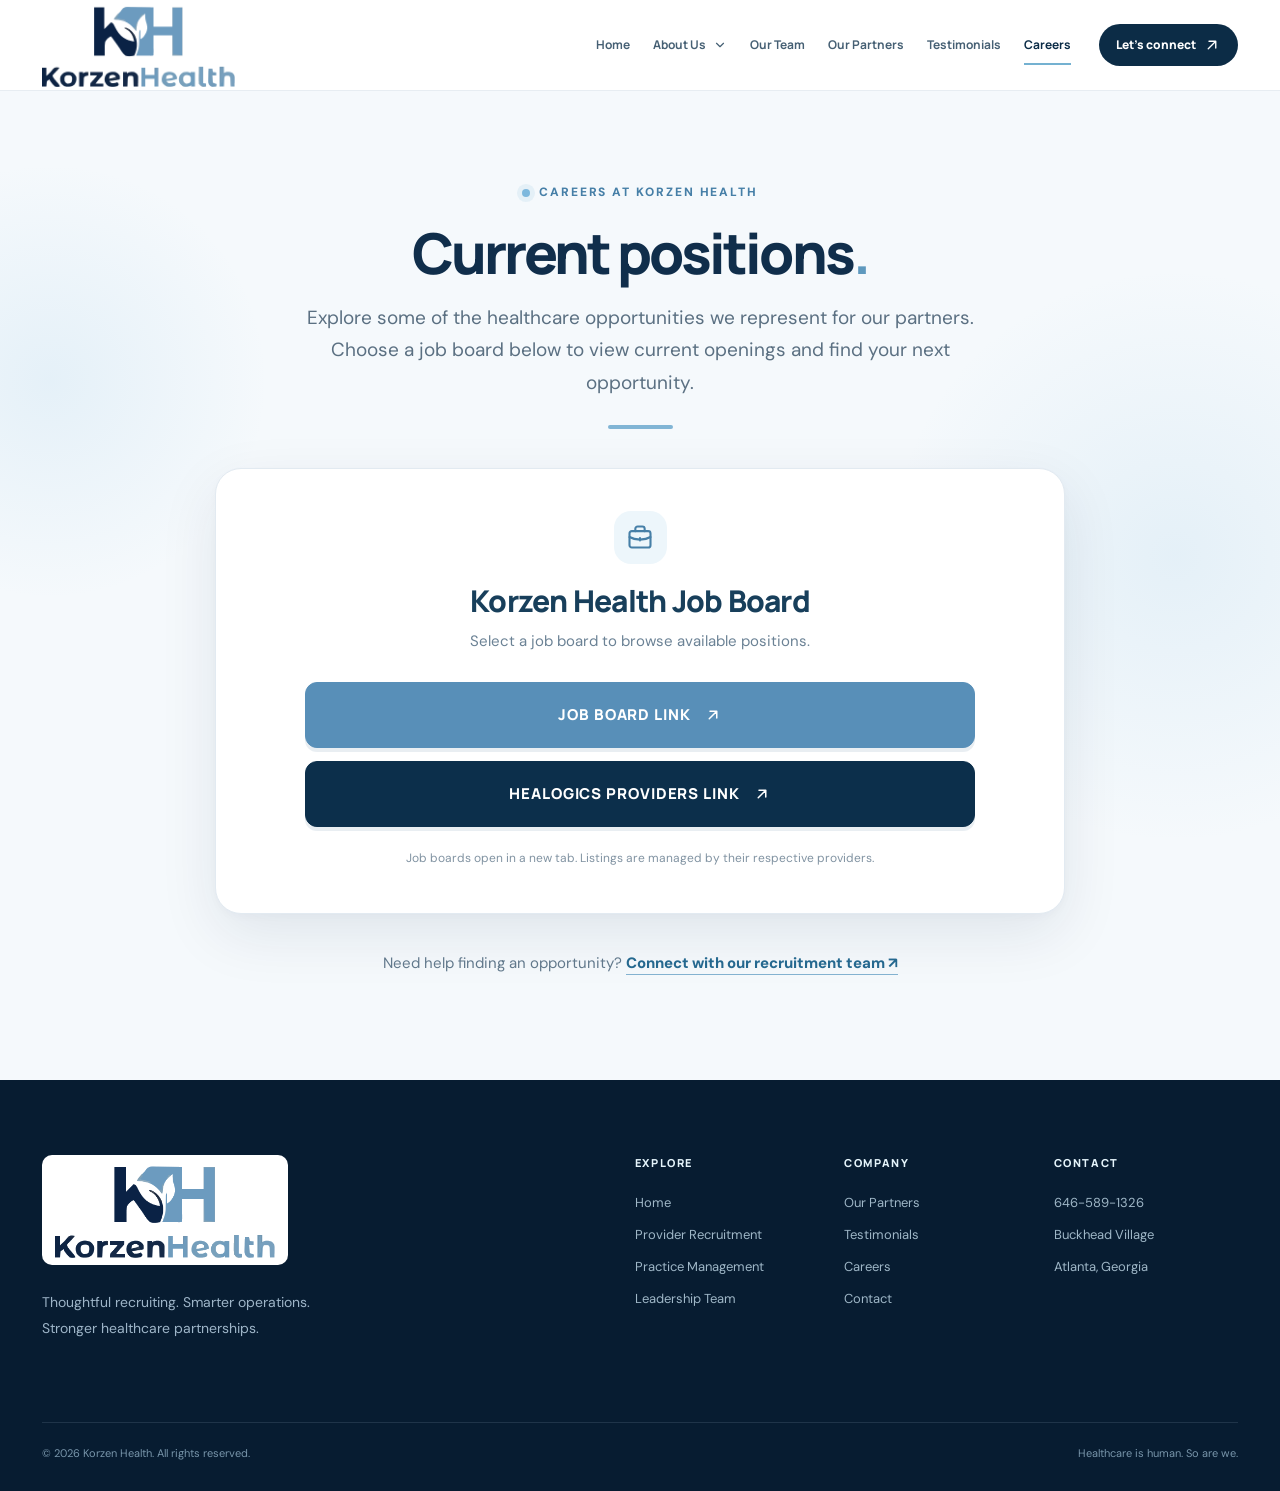
<file: careers.html>
<!doctype html><html lang="en"><head><meta charset="UTF-8"><meta name="viewport" content="width=device-width, initial-scale=1"><meta name="theme-color" content="#0b203a"><meta name="description" content="Explore current healthcare positions through Korzen Health&#39;s Indeed job board and Healogics Providers."><title>Careers | Korzen Health</title><link rel="icon" type="image/svg+xml" href="assets/favicon.svg"><link rel="preconnect" href="https://fonts.googleapis.com"><link rel="preconnect" href="https://fonts.gstatic.com" crossorigin><link href="https://fonts.googleapis.com/css2?family=DM+Sans:wght@400;500;600;700&family=Manrope:wght@400;500;600;700;800&display=swap" rel="stylesheet"><link rel="stylesheet" href="assets/styles.css">
<style id="kh-careers-page-css">
/* The Careers page is intentionally self-contained to avoid conflicts with old hero layouts. */
.kh-careers-main{background:#f5f9fc;min-height:calc(100vh - 126px);position:relative;overflow:hidden}
.kh-careers-main:before{content:"";position:absolute;left:-170px;top:70px;width:440px;height:440px;background:radial-gradient(circle,rgba(120,183,222,.13),transparent 70%);pointer-events:none}
.kh-careers-main:after{content:"";position:absolute;right:-180px;top:180px;width:570px;height:570px;background:radial-gradient(circle,rgba(134,189,222,.15),transparent 71%);pointer-events:none}
.kh-careers-intro-section{padding:88px 22px 104px;position:relative;z-index:1}
.kh-careers-container{max-width:1120px;margin:0 auto}
.kh-careers-heading{text-align:center;max-width:820px;margin:0 auto 39px}
.kh-careers-kicker{display:inline-flex;align-items:center;gap:9px;color:#467fa7;font-size:12px;letter-spacing:.16em;font-weight:800;text-transform:uppercase;margin-bottom:17px}
.kh-careers-kicker:before{content:"";width:8px;height:8px;border-radius:50%;background:#7db8dd;box-shadow:0 0 0 5px rgba(105,169,208,.12)}
.kh-careers-heading h1{font-family:Manrope,'DM Sans',sans-serif;font-size:clamp(37px,4.4vw,60px);font-weight:800;color:#102e4b;line-height:1.16;letter-spacing:-.05em;margin:0 0 17px}
.kh-careers-heading h1 span{color:#5e99be}
.kh-careers-heading p{font-size:clamp(16px,1.6vw,19px);line-height:1.7;color:#5b7082;margin:0 auto;max-width:730px}
.kh-careers-line{width:65px;height:4px;background:#81b5d5;border-radius:12px;margin:26px auto 0}
.kh-jobboard-card{background:#fff;border:1px solid #e2eaf1;border-radius:26px;padding:42px clamp(20px,5vw,68px) 45px;box-shadow:0 20px 60px rgba(10,37,64,.09),0 3px 8px rgba(10,37,64,.025);margin:0 auto;max-width:850px}
.kh-jobboard-icon{display:flex;align-items:center;justify-content:center;width:53px;height:53px;margin:0 auto 18px;border-radius:17px;background:#edf6fb;color:#467fa7}
.kh-jobboard-icon svg{width:28px;height:28px}
.kh-jobboard-card h2{font-family:Manrope,'DM Sans',sans-serif;text-align:center;color:#183f5b;font-size:clamp(23px,3vw,30px);font-weight:800;line-height:1.25;letter-spacing:-.025em;margin:0 0 10px}
.kh-jobboard-subtitle{color:#6b8295;font-size:15px;line-height:1.6;text-align:center;margin:0 0 29px}
.kh-jobboard-actions{display:flex;flex-direction:column;gap:13px;max-width:670px;margin:0 auto}
.kh-jobboard-link{display:flex;align-items:center;justify-content:center;gap:13px;width:100%;min-height:66px;background:#588fb8;color:#fff!important;border:1px solid #588fb8;border-radius:12px;padding:17px 22px;text-align:center;text-decoration:none!important;font:800 15px/1.35 Manrope,'DM Sans',sans-serif;letter-spacing:.06em;text-transform:uppercase;box-shadow:0 4px 0 rgba(39,92,132,.1);transition:background .2s ease,transform .2s ease,box-shadow .2s ease}
.kh-jobboard-link:hover,.kh-jobboard-link:focus-visible{background:#123f60;color:#fff!important;box-shadow:0 10px 22px rgba(24,79,118,.18);transform:translateY(-2px)}
.kh-jobboard-link:focus-visible{outline:3px solid #a5d5ef;outline-offset:3px}
.kh-jobboard-link svg{width:18px;height:18px;flex-shrink:0}
.kh-jobboard-link.secondary{background:#0c2f4b;border-color:#0c2f4b}
.kh-jobboard-link.secondary:hover{background:#246184}
.kh-jobboard-note{text-align:center;font-size:12px;line-height:1.6;color:#8193a2;margin:22px 0 0}
.kh-careers-contact{text-align:center;margin:37px auto 0;font-size:15px;line-height:1.65;color:#61788b}
.kh-careers-contact a{color:#25688f;font-weight:800;text-decoration:none;border-bottom:1px solid #83b2d0;padding-bottom:1px}
.kh-careers-contact a:hover{color:#0d3553}
@media(max-width:640px){.kh-careers-intro-section{padding:64px 16px 75px}.kh-careers-heading{margin-bottom:27px}.kh-jobboard-card{border-radius:20px;padding:28px 18px 30px}.kh-jobboard-link{font-size:13px;min-height:61px;letter-spacing:.035em}.kh-jobboard-subtitle{margin-bottom:23px}.kh-careers-heading h1{letter-spacing:-.035em}}
@media(prefers-reduced-motion:reduce){.kh-jobboard-link{transition:none}}
</style>
</head><body class="careers-page"><header class="site-header" id="site-header"><div class="container header-inner">
 <a class="brand" href="index.html" aria-label="Korzen Health home"><img src="assets/korzen-health-logo.png" alt="Korzen Health"></a>
 <nav class="desktop-nav" aria-label="Primary navigation">
  <a class="nav-link" href="index.html">Home</a>
  <details class="nav-dropdown"><summary class="nav-link">About Us <svg class="dropdown-chevron" viewBox="0 0 24 24" fill="none" stroke="currentColor" stroke-width="2" stroke-linecap="round" stroke-linejoin="round" aria-hidden="true"><path d="m6 9 6 6 6-6"/></svg></summary><div class="nav-dropdown-panel" role="group" aria-label="About Us pages"><div class="nav-dropdown-label">EXPLORE KORZEN HEALTH</div><a href="leadership-team.html"><span class="dropdown-item-label">Leadership Team<small>Meet the people behind Korzen Health</small></span><svg class="dropdown-arrow" viewBox="0 0 24 24" fill="none" stroke="currentColor" stroke-width="1.7" stroke-linecap="round" stroke-linejoin="round" aria-hidden="true"><path d="m9 6 6 6-6 6"/></svg></a><a href="provider-recruitment.html"><span class="dropdown-item-label">Provider Recruitment<small>Healthcare talent solutions</small></span><svg class="dropdown-arrow" viewBox="0 0 24 24" fill="none" stroke="currentColor" stroke-width="1.7" stroke-linecap="round" stroke-linejoin="round" aria-hidden="true"><path d="m9 6 6 6-6 6"/></svg></a><a href="practice-management.html"><span class="dropdown-item-label">Practice Management<small>Operations and consulting</small></span><svg class="dropdown-arrow" viewBox="0 0 24 24" fill="none" stroke="currentColor" stroke-width="1.7" stroke-linecap="round" stroke-linejoin="round" aria-hidden="true"><path d="m9 6 6 6-6 6"/></svg></a><a href="privacy-policy.html"><span class="dropdown-item-label">Privacy Policy Clause<small>Privacy information</small></span><svg class="dropdown-arrow" viewBox="0 0 24 24" fill="none" stroke="currentColor" stroke-width="1.7" stroke-linecap="round" stroke-linejoin="round" aria-hidden="true"><path d="m9 6 6 6-6 6"/></svg></a></div></details>
  <a class="nav-link" href="leadership-team.html">Our Team</a>
  <a class="nav-link" href="our-partners.html">Our Partners</a>
  <a class="nav-link" href="references.html">Testimonials</a>
  <a class="nav-link current" href="careers.html">Careers</a>
  </nav>
 <div class="header-actions"><a class="header-contact" href="contact-us.html">Let's connect <span class="icon icon-sm"><svg viewBox="0 0 24 24" fill="none" stroke="currentColor" stroke-width="1.8" stroke-linecap="round" stroke-linejoin="round" aria-hidden="true"><path d="M7 17 17 7M8 7h9v9"/></svg></span></a><button class="menu-button" id="menu-button" aria-label="Open navigation" aria-controls="mobile-menu" aria-expanded="false"><svg viewBox="0 0 24 24" fill="none" stroke="currentColor" stroke-width="1.8" stroke-linecap="round" stroke-linejoin="round" aria-hidden="true"><path d="M4 7h16M4 12h16M4 17h16"/></svg></button></div>
 </div><div class="mobile-menu" id="mobile-menu"><nav aria-label="Mobile navigation">
   <a class="nav-link" href="index.html">Home</a>
   <details class="mobile-about"><summary>About Us <svg class="dropdown-chevron" viewBox="0 0 24 24" fill="none" stroke="currentColor" stroke-width="2" stroke-linecap="round" stroke-linejoin="round" aria-hidden="true"><path d="m6 9 6 6 6-6"/></svg></summary><div class="mobile-about-links"><a href="leadership-team.html"><span>Leadership Team</span><svg class="dropdown-arrow" viewBox="0 0 24 24" fill="none" stroke="currentColor" stroke-width="1.7" stroke-linecap="round" stroke-linejoin="round" aria-hidden="true"><path d="m9 6 6 6-6 6"/></svg></a><a href="provider-recruitment.html"><span>Provider Recruitment</span><svg class="dropdown-arrow" viewBox="0 0 24 24" fill="none" stroke="currentColor" stroke-width="1.7" stroke-linecap="round" stroke-linejoin="round" aria-hidden="true"><path d="m9 6 6 6-6 6"/></svg></a><a href="practice-management.html"><span>Practice Management</span><svg class="dropdown-arrow" viewBox="0 0 24 24" fill="none" stroke="currentColor" stroke-width="1.7" stroke-linecap="round" stroke-linejoin="round" aria-hidden="true"><path d="m9 6 6 6-6 6"/></svg></a><a href="privacy-policy.html"><span>Privacy Policy Clause</span><svg class="dropdown-arrow" viewBox="0 0 24 24" fill="none" stroke="currentColor" stroke-width="1.7" stroke-linecap="round" stroke-linejoin="round" aria-hidden="true"><path d="m9 6 6 6-6 6"/></svg></a></div></details>
   <a class="nav-link" href="leadership-team.html">Our Team</a>
   <a class="nav-link" href="our-partners.html">Our Partners</a>
   <a class="nav-link" href="references.html">Testimonials</a>
   <a class="nav-link current" href="careers.html">Careers</a>
   <a href="contact-us.html" class="mobile-contact">Let's connect <svg class="dropdown-arrow" viewBox="0 0 24 24" fill="none" stroke="currentColor" stroke-width="1.7" stroke-linecap="round" stroke-linejoin="round" aria-hidden="true"><path d="m9 6 6 6-6 6"/></svg></a>
   </nav></div></header><main id="main" class="kh-careers-main">
  <section class="kh-careers-intro-section" aria-labelledby="careers-heading">
    <div class="kh-careers-container">
      <div class="kh-careers-heading">
        <div class="kh-careers-kicker">Careers at Korzen Health</div>
        <h1 id="careers-heading">Current positions<span>.</span></h1>
        <p>Explore some of the healthcare opportunities we represent for our partners. Choose a job board below to view current openings and find your next opportunity.</p>
        <div class="kh-careers-line" aria-hidden="true"></div>
      </div>
      <div class="kh-jobboard-card">
        <div class="kh-jobboard-icon" aria-hidden="true"><svg viewBox="0 0 24 24" fill="none" stroke="currentColor" stroke-width="1.8" stroke-linecap="round" stroke-linejoin="round"><rect x="3" y="7" width="18" height="14" rx="2"/><path d="M8 7V5a2 2 0 0 1 2-2h4a2 2 0 0 1 2 2v2M3 12c5 3 13 3 18 0M12 13v2"/></svg></div>
        <h2>Korzen Health Job Board</h2>
        <p class="kh-jobboard-subtitle">Select a job board to browse available positions.</p>
        <div class="kh-jobboard-actions">
          <a class="kh-jobboard-link" href="https://www.indeed.com/cmp/Korzen-Health/jobs" target="_blank" rel="noopener noreferrer" aria-label="Browse Korzen Health jobs on Indeed (opens in a new tab)">Job Board Link <svg viewBox="0 0 24 24" fill="none" stroke="currentColor" stroke-width="2" stroke-linecap="round" stroke-linejoin="round" aria-hidden="true"><path d="M7 17 17 7M8 7h9v9"/></svg></a>
          <a class="kh-jobboard-link secondary" href="https://healogics-providers.com/" target="_blank" rel="noopener noreferrer" aria-label="Visit Healogics Providers careers website (opens in a new tab)">Healogics Providers Link <svg viewBox="0 0 24 24" fill="none" stroke="currentColor" stroke-width="2" stroke-linecap="round" stroke-linejoin="round" aria-hidden="true"><path d="M7 17 17 7M8 7h9v9"/></svg></a>
        </div>
        <p class="kh-jobboard-note">Job boards open in a new tab. Listings are managed by their respective providers.</p>
      </div>
      <p class="kh-careers-contact">Need help finding an opportunity? <a href="contact-us.html">Connect with our recruitment team ↗</a></p>
    </div>
  </section>
</main><footer class="site-footer"><div class="container"><div class="footer-top"><div class="footer-brand">
 <a href="index.html" class="footer-logo" aria-label="Korzen Health home"><img src="assets/korzen-health-logo.png" alt="Korzen Health"></a>
 <p>Thoughtful recruiting. Smarter operations.<br>Stronger healthcare partnerships.</p></div>
 <div class="footer-links"><div><span class="footer-heading">Explore</span><a href="index.html">Home</a><a href="provider-recruitment.html">Provider Recruitment</a><a href="practice-management.html">Practice Management</a><a href="leadership-team.html">Leadership Team</a></div>
 <div><span class="footer-heading">Company</span><a href="our-partners.html">Our Partners</a><a href="references.html">Testimonials</a><a href="careers.html">Careers</a><a href="contact-us.html">Contact</a></div>
 <div><span class="footer-heading">Contact</span><a href="tel:6465891326">646-589-1326</a><span>Buckhead Village</span><span>Atlanta, Georgia</span></div></div></div>
 <div class="footer-bottom"><span>© 2026 Korzen Health. All rights reserved.</span><span>Healthcare is human. So are we.</span></div></div></footer><script src="assets/site.js" defer></script></body></html>
</file>
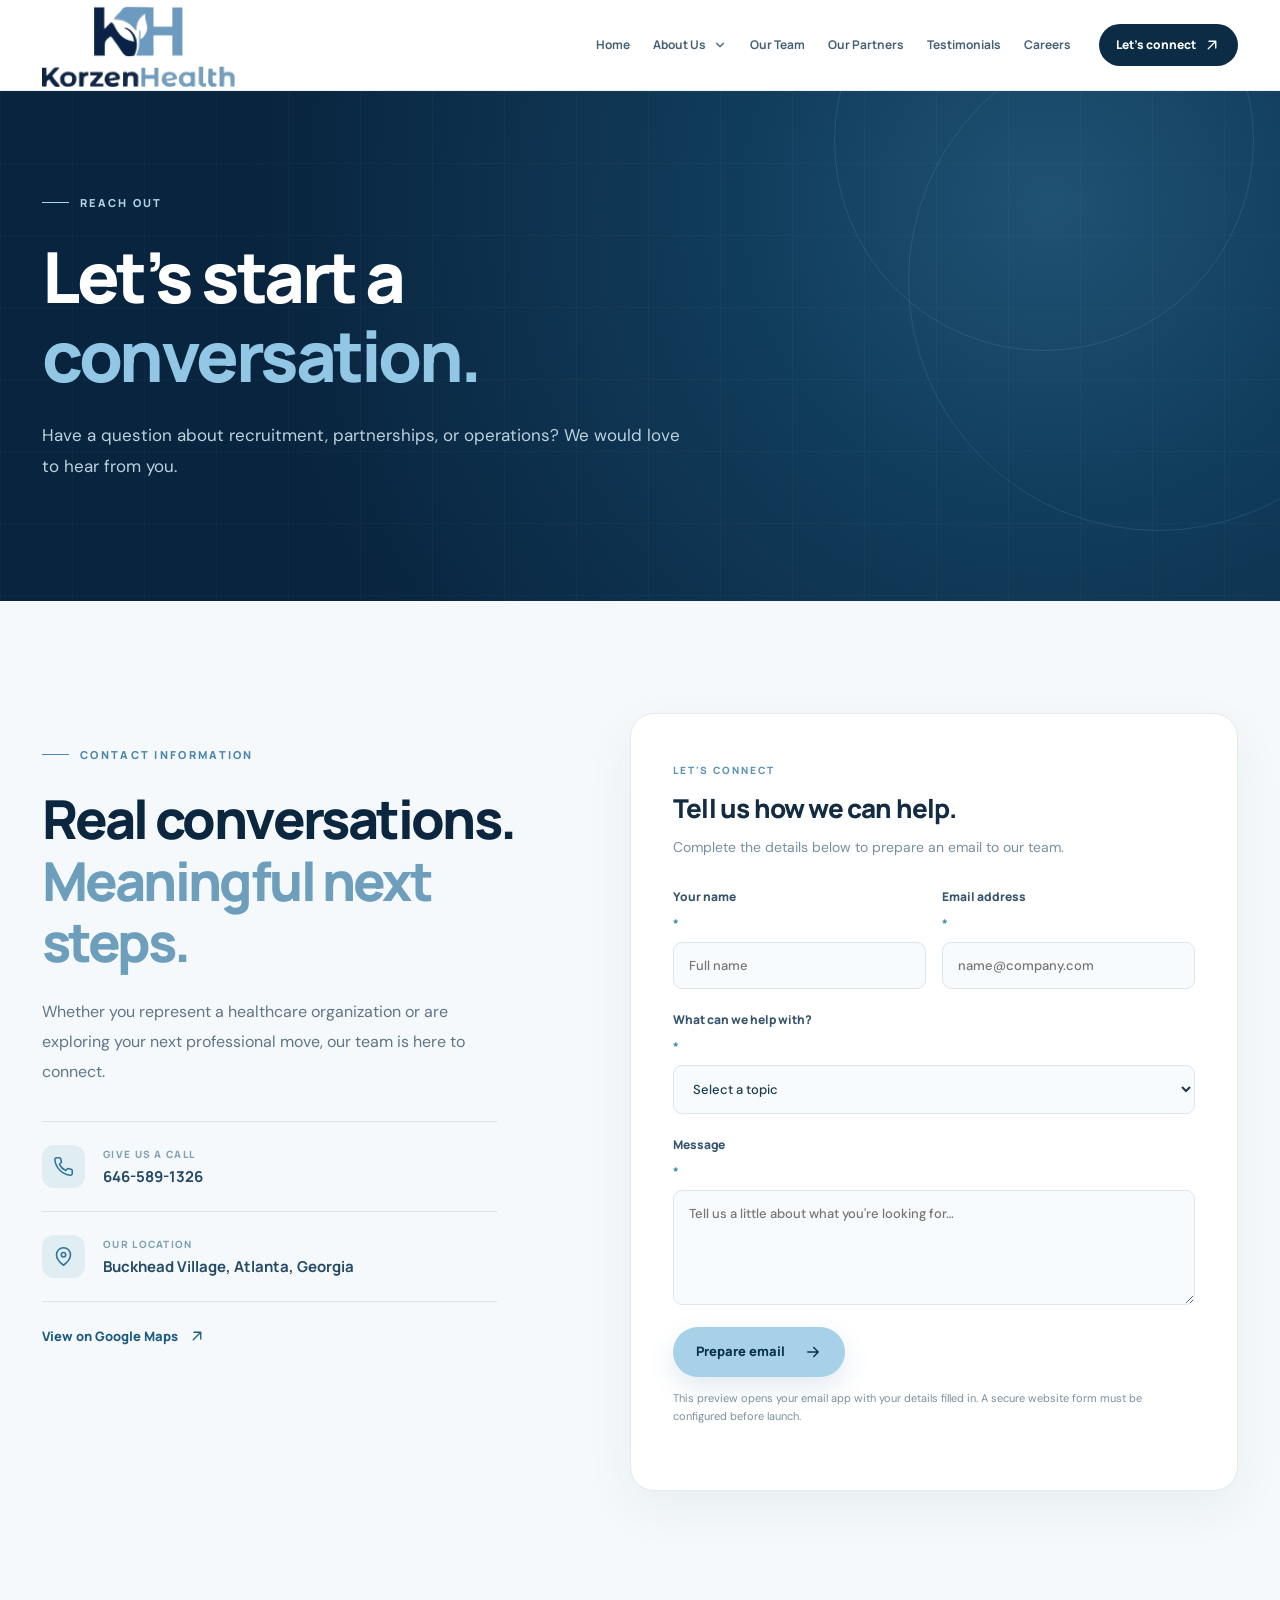
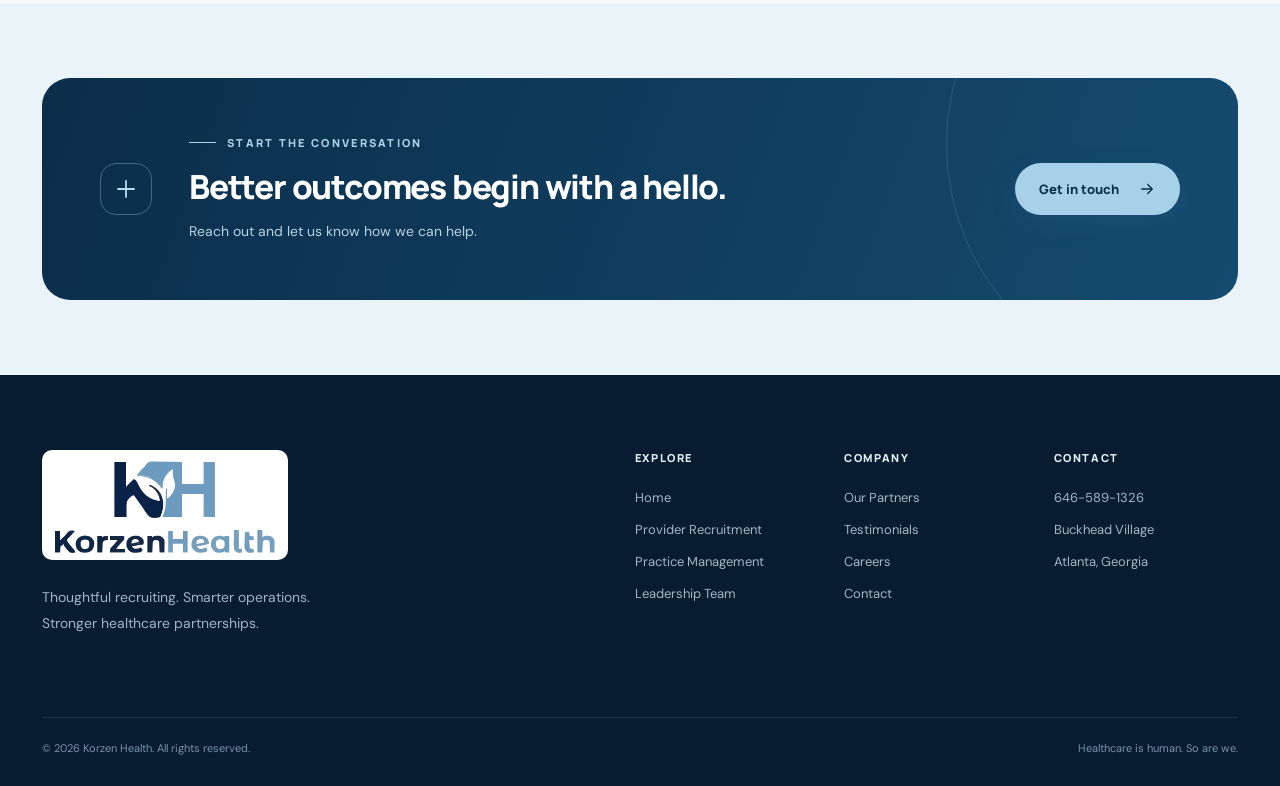
<file: contact-us.html>
<!doctype html><html lang="en"><head><meta charset="UTF-8"><meta name="viewport" content="width=device-width, initial-scale=1"><meta name="theme-color" content="#0b203a"><meta name="description" content="Contact Korzen Health in Atlanta, Georgia for healthcare recruiting, operations and leadership support."><title>Contact Us | Korzen Health</title><link rel="icon" type="image/svg+xml" href="assets/favicon.svg"><link rel="preconnect" href="https://fonts.googleapis.com"><link rel="preconnect" href="https://fonts.gstatic.com" crossorigin><link href="https://fonts.googleapis.com/css2?family=DM+Sans:wght@400;500;600;700&family=Manrope:wght@400;500;600;700;800&display=swap" rel="stylesheet"><link rel="stylesheet" href="assets/styles.css"></head><body class="contact-page"><header class="site-header" id="site-header"><div class="container header-inner">
 <a class="brand" href="index.html" aria-label="Korzen Health home"><img src="assets/korzen-health-logo.png" alt="Korzen Health"></a>
 <nav class="desktop-nav" aria-label="Primary navigation">
  <a class="nav-link" href="index.html">Home</a>
  <details class="nav-dropdown"><summary class="nav-link">About Us <svg class="dropdown-chevron" viewBox="0 0 24 24" fill="none" stroke="currentColor" stroke-width="2" stroke-linecap="round" stroke-linejoin="round" aria-hidden="true"><path d="m6 9 6 6 6-6"/></svg></summary><div class="nav-dropdown-panel" role="group" aria-label="About Us pages"><div class="nav-dropdown-label">EXPLORE KORZEN HEALTH</div><a href="leadership-team.html"><span class="dropdown-item-label">Leadership Team<small>Meet the people behind Korzen Health</small></span><svg class="dropdown-arrow" viewBox="0 0 24 24" fill="none" stroke="currentColor" stroke-width="1.7" stroke-linecap="round" stroke-linejoin="round" aria-hidden="true"><path d="m9 6 6 6-6 6"/></svg></a><a href="provider-recruitment.html"><span class="dropdown-item-label">Provider Recruitment<small>Healthcare talent solutions</small></span><svg class="dropdown-arrow" viewBox="0 0 24 24" fill="none" stroke="currentColor" stroke-width="1.7" stroke-linecap="round" stroke-linejoin="round" aria-hidden="true"><path d="m9 6 6 6-6 6"/></svg></a><a href="practice-management.html"><span class="dropdown-item-label">Practice Management<small>Operations and consulting</small></span><svg class="dropdown-arrow" viewBox="0 0 24 24" fill="none" stroke="currentColor" stroke-width="1.7" stroke-linecap="round" stroke-linejoin="round" aria-hidden="true"><path d="m9 6 6 6-6 6"/></svg></a><a href="privacy-policy.html"><span class="dropdown-item-label">Privacy Policy Clause<small>Privacy information</small></span><svg class="dropdown-arrow" viewBox="0 0 24 24" fill="none" stroke="currentColor" stroke-width="1.7" stroke-linecap="round" stroke-linejoin="round" aria-hidden="true"><path d="m9 6 6 6-6 6"/></svg></a></div></details>
  <a class="nav-link" href="leadership-team.html">Our Team</a>
  <a class="nav-link" href="our-partners.html">Our Partners</a>
  <a class="nav-link" href="references.html">Testimonials</a>
  <a class="nav-link" href="careers.html">Careers</a>
  </nav>
 <div class="header-actions"><a class="header-contact" href="contact-us.html">Let's connect <span class="icon icon-sm"><svg viewBox="0 0 24 24" fill="none" stroke="currentColor" stroke-width="1.8" stroke-linecap="round" stroke-linejoin="round" aria-hidden="true"><path d="M7 17 17 7M8 7h9v9"/></svg></span></a><button class="menu-button" id="menu-button" aria-label="Open navigation" aria-controls="mobile-menu" aria-expanded="false"><svg viewBox="0 0 24 24" fill="none" stroke="currentColor" stroke-width="1.8" stroke-linecap="round" stroke-linejoin="round" aria-hidden="true"><path d="M4 7h16M4 12h16M4 17h16"/></svg></button></div>
 </div><div class="mobile-menu" id="mobile-menu"><nav aria-label="Mobile navigation">
   <a class="nav-link" href="index.html">Home</a>
   <details class="mobile-about"><summary>About Us <svg class="dropdown-chevron" viewBox="0 0 24 24" fill="none" stroke="currentColor" stroke-width="2" stroke-linecap="round" stroke-linejoin="round" aria-hidden="true"><path d="m6 9 6 6 6-6"/></svg></summary><div class="mobile-about-links"><a href="leadership-team.html"><span>Leadership Team</span><svg class="dropdown-arrow" viewBox="0 0 24 24" fill="none" stroke="currentColor" stroke-width="1.7" stroke-linecap="round" stroke-linejoin="round" aria-hidden="true"><path d="m9 6 6 6-6 6"/></svg></a><a href="provider-recruitment.html"><span>Provider Recruitment</span><svg class="dropdown-arrow" viewBox="0 0 24 24" fill="none" stroke="currentColor" stroke-width="1.7" stroke-linecap="round" stroke-linejoin="round" aria-hidden="true"><path d="m9 6 6 6-6 6"/></svg></a><a href="practice-management.html"><span>Practice Management</span><svg class="dropdown-arrow" viewBox="0 0 24 24" fill="none" stroke="currentColor" stroke-width="1.7" stroke-linecap="round" stroke-linejoin="round" aria-hidden="true"><path d="m9 6 6 6-6 6"/></svg></a><a href="privacy-policy.html"><span>Privacy Policy Clause</span><svg class="dropdown-arrow" viewBox="0 0 24 24" fill="none" stroke="currentColor" stroke-width="1.7" stroke-linecap="round" stroke-linejoin="round" aria-hidden="true"><path d="m9 6 6 6-6 6"/></svg></a></div></details>
   <a class="nav-link" href="leadership-team.html">Our Team</a>
   <a class="nav-link" href="our-partners.html">Our Partners</a>
   <a class="nav-link" href="references.html">Testimonials</a>
   <a class="nav-link" href="careers.html">Careers</a>
   <a href="contact-us.html" class="mobile-contact">Let's connect <svg class="dropdown-arrow" viewBox="0 0 24 24" fill="none" stroke="currentColor" stroke-width="1.7" stroke-linecap="round" stroke-linejoin="round" aria-hidden="true"><path d="m9 6 6 6-6 6"/></svg></a>
   </nav></div></header><main id="main"><section class="page-hero"><div class="hero-gridlines"></div><div class="container page-hero-inner"><div class="section-eyebrow light"><span class="eyebrow-line"></span>REACH OUT</div><h1>Let’s start a<br><em>conversation.</em></h1><p>Have a question about recruitment, partnerships, or operations? We would love to hear from you.</p></div><div class="page-hero-orb orb-one"></div><div class="page-hero-orb orb-two"></div></section><section class="section contact-section"><div class="container contact-layout"><div class="contact-info" data-reveal><div class="section-eyebrow "><span class="eyebrow-line"></span>CONTACT INFORMATION</div><h2 class="display-h2">Real conversations.<br><span>Meaningful next steps.</span></h2><p>Whether you represent a healthcare organization or are exploring your next professional move, our team is here to connect.</p><div class="contact-facts"><div><span class="contact-fact-icon"><svg viewBox="0 0 24 24" fill="none" stroke="currentColor" stroke-width="1.8" stroke-linecap="round" stroke-linejoin="round" aria-hidden="true"><path d="M22 16.9v3a2 2 0 0 1-2.2 2c-9.2-.8-16.8-8.4-17.6-17.6A2 2 0 0 1 4.2 2h3c.8 0 1.5.6 1.7 1.4l.8 3.8-2.3 2.3a15.5 15.5 0 0 0 7.1 7.1l2.3-2.3 3.8.8c.8.2 1.4.9 1.4 1.7Z"/></svg></span><div><small>GIVE US A CALL</small><a href="tel:6465891326">646-589-1326</a></div></div><div><span class="contact-fact-icon"><svg viewBox="0 0 24 24" fill="none" stroke="currentColor" stroke-width="1.8" stroke-linecap="round" stroke-linejoin="round" aria-hidden="true"><path d="M20 10c0 6-8 12-8 12S4 16 4 10a8 8 0 0 1 16 0Z"/><circle cx="12" cy="10" r="2.5"/></svg></span><div><small>OUR LOCATION</small><span>Buckhead Village, Atlanta, Georgia</span></div></div></div><a class="text-link dark" href="https://www.google.com/maps/search/?api=1&query=Buckhead+Village+Atlanta+GA" target="_blank" rel="noopener noreferrer">View on Google Maps <span class="icon icon-sm"><svg viewBox="0 0 24 24" fill="none" stroke="currentColor" stroke-width="1.8" stroke-linecap="round" stroke-linejoin="round" aria-hidden="true"><path d="M7 17 17 7M8 7h9v9"/></svg></span></a></div>
<div class="contact-form-panel" data-reveal><div class="form-top"><span class="form-overline">LET'S CONNECT</span><h3>Tell us how we can help.</h3><p>Complete the details below to prepare an email to our team.</p></div>
<form id="contact-form" class="contact-form"><div class="form-row"><label>Your name <span>*</span><input type="text" id="contact-name" name="name" autocomplete="name" required placeholder="Full name"></label><label>Email address <span>*</span><input type="email" id="contact-email" name="email" autocomplete="email" required placeholder="name@company.com"></label></div><label>What can we help with? <span>*</span><select name="topic" id="contact-topic" required><option value="">Select a topic</option><option>Provider recruitment</option><option>Practice management</option><option>Leadership development</option><option>Partnership inquiry</option><option>Career inquiry</option><option>Other</option></select></label><label>Message <span>*</span><textarea id="contact-message" name="message" rows="5" required placeholder="Tell us a little about what you're looking for…"></textarea></label><button class="btn btn-primary form-submit" type="submit">Prepare email <span class="icon icon-sm"><svg viewBox="0 0 24 24" fill="none" stroke="currentColor" stroke-width="1.8" stroke-linecap="round" stroke-linejoin="round" aria-hidden="true"><path d="M5 12h14M13 6l6 6-6 6"/></svg></span></button><p class="form-disclaimer">This preview opens your email app with your details filled in. A secure website form must be configured before launch.</p><p class="form-status" id="form-status" role="status" aria-live="polite"></p></form></div></div></section><section class="closing-cta"><div class="container"><div class="cta-inner"><div class="cta-spark"><svg viewBox="0 0 24 24" fill="none" stroke="currentColor" stroke-width="1.8" stroke-linecap="round" stroke-linejoin="round" aria-hidden="true"><path d="M12 4v16M4 12h16"/></svg></div><div><div class="section-eyebrow light"><span class="eyebrow-line"></span>START THE CONVERSATION</div><h2>Better outcomes begin with a hello.</h2><p>Reach out and let us know how we can help.</p></div><div class="cta-action"><a class="btn btn-primary" href="contact-us.html" >Get in touch<span class="icon icon-sm"><svg viewBox="0 0 24 24" fill="none" stroke="currentColor" stroke-width="1.8" stroke-linecap="round" stroke-linejoin="round" aria-hidden="true"><path d="M5 12h14M13 6l6 6-6 6"/></svg></span></a></div></div></div></section></main><footer class="site-footer"><div class="container"><div class="footer-top"><div class="footer-brand">
 <a href="index.html" class="footer-logo" aria-label="Korzen Health home"><img src="assets/korzen-health-logo.png" alt="Korzen Health"></a>
 <p>Thoughtful recruiting. Smarter operations.<br>Stronger healthcare partnerships.</p></div>
 <div class="footer-links"><div><span class="footer-heading">Explore</span><a href="index.html">Home</a><a href="provider-recruitment.html">Provider Recruitment</a><a href="practice-management.html">Practice Management</a><a href="leadership-team.html">Leadership Team</a></div>
 <div><span class="footer-heading">Company</span><a href="our-partners.html">Our Partners</a><a href="references.html">Testimonials</a><a href="careers.html">Careers</a><a href="contact-us.html">Contact</a></div>
 <div><span class="footer-heading">Contact</span><a href="tel:6465891326">646-589-1326</a><span>Buckhead Village</span><span>Atlanta, Georgia</span></div></div></div>
 <div class="footer-bottom"><span>© 2026 Korzen Health. All rights reserved.</span><span>Healthcare is human. So are we.</span></div></div></footer><script src="assets/site.js" defer></script></body></html>
</file>
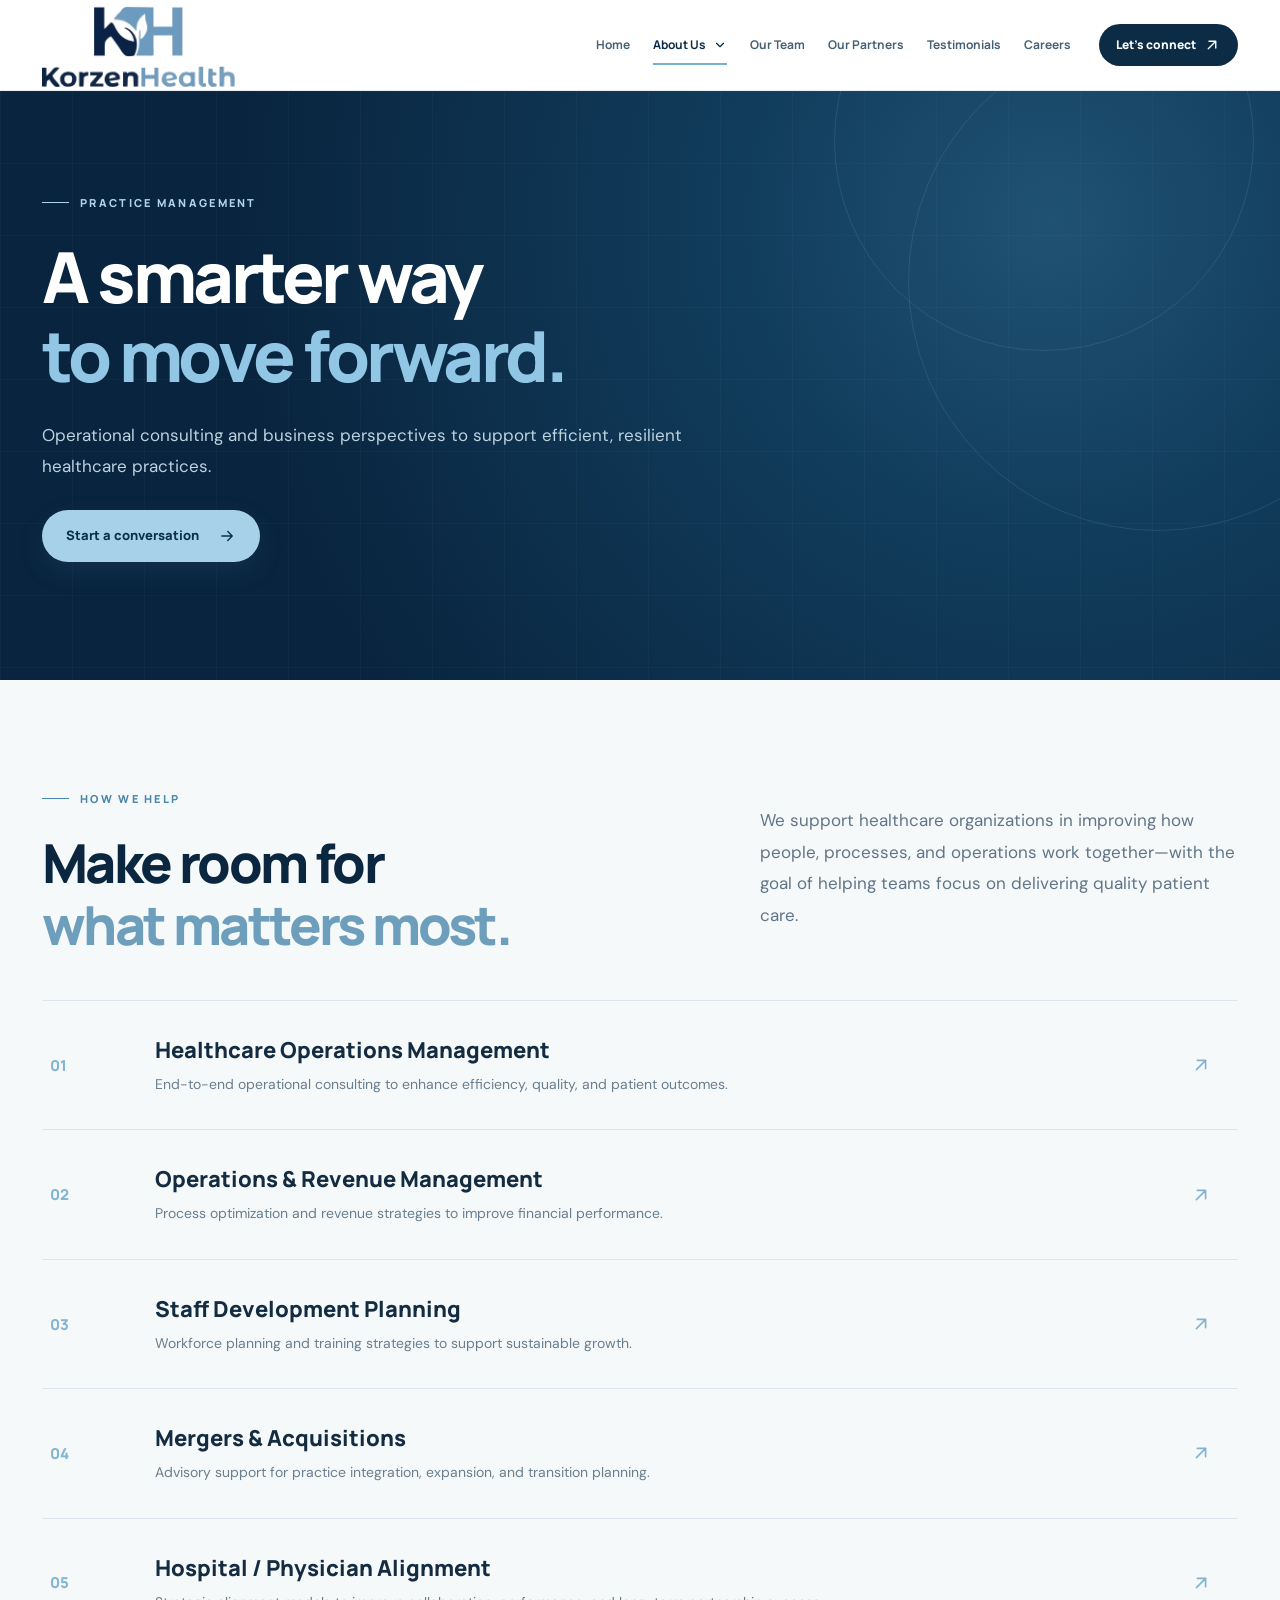
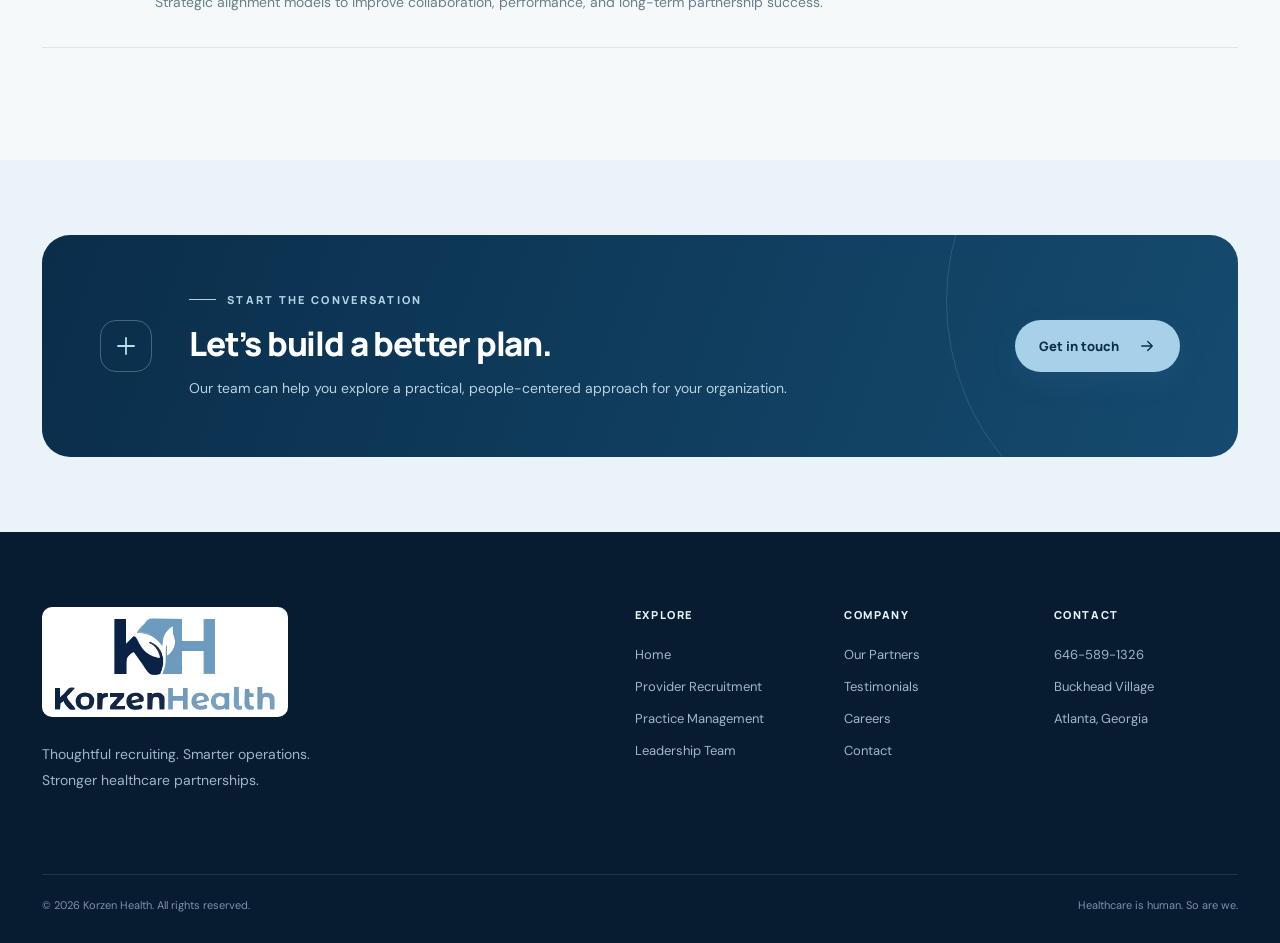
<file: practice-management.html>
<!doctype html><html lang="en"><head><meta charset="UTF-8"><meta name="viewport" content="width=device-width, initial-scale=1"><meta name="theme-color" content="#0b203a"><meta name="description" content="Operational consulting and business perspectives to support efficient, resilient healthcare practices."><title>Practice Management | Korzen Health</title><link rel="icon" type="image/svg+xml" href="assets/favicon.svg"><link rel="preconnect" href="https://fonts.googleapis.com"><link rel="preconnect" href="https://fonts.gstatic.com" crossorigin><link href="https://fonts.googleapis.com/css2?family=DM+Sans:wght@400;500;600;700&family=Manrope:wght@400;500;600;700;800&display=swap" rel="stylesheet"><link rel="stylesheet" href="assets/styles.css"></head><body class="detail-page"><header class="site-header" id="site-header"><div class="container header-inner">
 <a class="brand" href="index.html" aria-label="Korzen Health home"><img src="assets/korzen-health-logo.png" alt="Korzen Health"></a>
 <nav class="desktop-nav" aria-label="Primary navigation">
  <a class="nav-link" href="index.html">Home</a>
  <details class="nav-dropdown"><summary class="nav-link current">About Us <svg class="dropdown-chevron" viewBox="0 0 24 24" fill="none" stroke="currentColor" stroke-width="2" stroke-linecap="round" stroke-linejoin="round" aria-hidden="true"><path d="m6 9 6 6 6-6"/></svg></summary><div class="nav-dropdown-panel" role="group" aria-label="About Us pages"><div class="nav-dropdown-label">EXPLORE KORZEN HEALTH</div><a href="leadership-team.html"><span class="dropdown-item-label">Leadership Team<small>Meet the people behind Korzen Health</small></span><svg class="dropdown-arrow" viewBox="0 0 24 24" fill="none" stroke="currentColor" stroke-width="1.7" stroke-linecap="round" stroke-linejoin="round" aria-hidden="true"><path d="m9 6 6 6-6 6"/></svg></a><a href="provider-recruitment.html"><span class="dropdown-item-label">Provider Recruitment<small>Healthcare talent solutions</small></span><svg class="dropdown-arrow" viewBox="0 0 24 24" fill="none" stroke="currentColor" stroke-width="1.7" stroke-linecap="round" stroke-linejoin="round" aria-hidden="true"><path d="m9 6 6 6-6 6"/></svg></a><a href="practice-management.html"><span class="dropdown-item-label">Practice Management<small>Operations and consulting</small></span><svg class="dropdown-arrow" viewBox="0 0 24 24" fill="none" stroke="currentColor" stroke-width="1.7" stroke-linecap="round" stroke-linejoin="round" aria-hidden="true"><path d="m9 6 6 6-6 6"/></svg></a><a href="privacy-policy.html"><span class="dropdown-item-label">Privacy Policy Clause<small>Privacy information</small></span><svg class="dropdown-arrow" viewBox="0 0 24 24" fill="none" stroke="currentColor" stroke-width="1.7" stroke-linecap="round" stroke-linejoin="round" aria-hidden="true"><path d="m9 6 6 6-6 6"/></svg></a></div></details>
  <a class="nav-link" href="leadership-team.html">Our Team</a>
  <a class="nav-link" href="our-partners.html">Our Partners</a>
  <a class="nav-link" href="references.html">Testimonials</a>
  <a class="nav-link" href="careers.html">Careers</a>
  </nav>
 <div class="header-actions"><a class="header-contact" href="contact-us.html">Let's connect <span class="icon icon-sm"><svg viewBox="0 0 24 24" fill="none" stroke="currentColor" stroke-width="1.8" stroke-linecap="round" stroke-linejoin="round" aria-hidden="true"><path d="M7 17 17 7M8 7h9v9"/></svg></span></a><button class="menu-button" id="menu-button" aria-label="Open navigation" aria-controls="mobile-menu" aria-expanded="false"><svg viewBox="0 0 24 24" fill="none" stroke="currentColor" stroke-width="1.8" stroke-linecap="round" stroke-linejoin="round" aria-hidden="true"><path d="M4 7h16M4 12h16M4 17h16"/></svg></button></div>
 </div><div class="mobile-menu" id="mobile-menu"><nav aria-label="Mobile navigation">
   <a class="nav-link" href="index.html">Home</a>
   <details class="mobile-about"><summary>About Us <svg class="dropdown-chevron" viewBox="0 0 24 24" fill="none" stroke="currentColor" stroke-width="2" stroke-linecap="round" stroke-linejoin="round" aria-hidden="true"><path d="m6 9 6 6 6-6"/></svg></summary><div class="mobile-about-links"><a href="leadership-team.html"><span>Leadership Team</span><svg class="dropdown-arrow" viewBox="0 0 24 24" fill="none" stroke="currentColor" stroke-width="1.7" stroke-linecap="round" stroke-linejoin="round" aria-hidden="true"><path d="m9 6 6 6-6 6"/></svg></a><a href="provider-recruitment.html"><span>Provider Recruitment</span><svg class="dropdown-arrow" viewBox="0 0 24 24" fill="none" stroke="currentColor" stroke-width="1.7" stroke-linecap="round" stroke-linejoin="round" aria-hidden="true"><path d="m9 6 6 6-6 6"/></svg></a><a href="practice-management.html"><span>Practice Management</span><svg class="dropdown-arrow" viewBox="0 0 24 24" fill="none" stroke="currentColor" stroke-width="1.7" stroke-linecap="round" stroke-linejoin="round" aria-hidden="true"><path d="m9 6 6 6-6 6"/></svg></a><a href="privacy-policy.html"><span>Privacy Policy Clause</span><svg class="dropdown-arrow" viewBox="0 0 24 24" fill="none" stroke="currentColor" stroke-width="1.7" stroke-linecap="round" stroke-linejoin="round" aria-hidden="true"><path d="m9 6 6 6-6 6"/></svg></a></div></details>
   <a class="nav-link" href="leadership-team.html">Our Team</a>
   <a class="nav-link" href="our-partners.html">Our Partners</a>
   <a class="nav-link" href="references.html">Testimonials</a>
   <a class="nav-link" href="careers.html">Careers</a>
   <a href="contact-us.html" class="mobile-contact">Let's connect <svg class="dropdown-arrow" viewBox="0 0 24 24" fill="none" stroke="currentColor" stroke-width="1.7" stroke-linecap="round" stroke-linejoin="round" aria-hidden="true"><path d="m9 6 6 6-6 6"/></svg></a>
   </nav></div></header><main id="main"><section class="page-hero"><div class="hero-gridlines"></div><div class="container page-hero-inner"><div class="section-eyebrow light"><span class="eyebrow-line"></span>PRACTICE MANAGEMENT</div><h1>A smarter way<br><em>to move forward.</em></h1><p>Operational consulting and business perspectives to support efficient, resilient healthcare practices.</p><div class="page-hero-button"><a class="btn btn-primary" href="contact-us.html" >Start a conversation<span class="icon icon-sm"><svg viewBox="0 0 24 24" fill="none" stroke="currentColor" stroke-width="1.8" stroke-linecap="round" stroke-linejoin="round" aria-hidden="true"><path d="M5 12h14M13 6l6 6-6 6"/></svg></span></a></div></div><div class="page-hero-orb orb-one"></div><div class="page-hero-orb orb-two"></div></section><section class="section service-detail-section"><div class="container"><div class="split-section-header" data-reveal><div><div class="section-eyebrow "><span class="eyebrow-line"></span>HOW WE HELP</div><h2 class="display-h2">Make room for<br><span>what matters most.</span></h2></div><p>We support healthcare organizations in improving how people, processes, and operations work together—with the goal of helping teams focus on delivering quality patient care.</p></div><div class="detail-list"><div class="detail-item" data-reveal><span>01</span><div><h3>Healthcare Operations Management</h3><p>End-to-end operational consulting to enhance efficiency, quality, and patient outcomes.</p></div><div class="detail-mark"><svg viewBox="0 0 24 24" fill="none" stroke="currentColor" stroke-width="1.8" stroke-linecap="round" stroke-linejoin="round" aria-hidden="true"><path d="M7 17 17 7M8 7h9v9"/></svg></div></div><div class="detail-item" data-reveal><span>02</span><div><h3>Operations &amp; Revenue Management</h3><p>Process optimization and revenue strategies to improve financial performance.</p></div><div class="detail-mark"><svg viewBox="0 0 24 24" fill="none" stroke="currentColor" stroke-width="1.8" stroke-linecap="round" stroke-linejoin="round" aria-hidden="true"><path d="M7 17 17 7M8 7h9v9"/></svg></div></div><div class="detail-item" data-reveal><span>03</span><div><h3>Staff Development Planning</h3><p>Workforce planning and training strategies to support sustainable growth.</p></div><div class="detail-mark"><svg viewBox="0 0 24 24" fill="none" stroke="currentColor" stroke-width="1.8" stroke-linecap="round" stroke-linejoin="round" aria-hidden="true"><path d="M7 17 17 7M8 7h9v9"/></svg></div></div><div class="detail-item" data-reveal><span>04</span><div><h3>Mergers &amp; Acquisitions</h3><p>Advisory support for practice integration, expansion, and transition planning.</p></div><div class="detail-mark"><svg viewBox="0 0 24 24" fill="none" stroke="currentColor" stroke-width="1.8" stroke-linecap="round" stroke-linejoin="round" aria-hidden="true"><path d="M7 17 17 7M8 7h9v9"/></svg></div></div><div class="detail-item" data-reveal><span>05</span><div><h3>Hospital / Physician Alignment</h3><p>Strategic alignment models to improve collaboration, performance, and long-term partnership success.</p></div><div class="detail-mark"><svg viewBox="0 0 24 24" fill="none" stroke="currentColor" stroke-width="1.8" stroke-linecap="round" stroke-linejoin="round" aria-hidden="true"><path d="M7 17 17 7M8 7h9v9"/></svg></div></div></div></div></section><section class="closing-cta"><div class="container"><div class="cta-inner"><div class="cta-spark"><svg viewBox="0 0 24 24" fill="none" stroke="currentColor" stroke-width="1.8" stroke-linecap="round" stroke-linejoin="round" aria-hidden="true"><path d="M12 4v16M4 12h16"/></svg></div><div><div class="section-eyebrow light"><span class="eyebrow-line"></span>START THE CONVERSATION</div><h2>Let’s build a better plan.</h2><p>Our team can help you explore a practical, people-centered approach for your organization.</p></div><div class="cta-action"><a class="btn btn-primary" href="contact-us.html" >Get in touch<span class="icon icon-sm"><svg viewBox="0 0 24 24" fill="none" stroke="currentColor" stroke-width="1.8" stroke-linecap="round" stroke-linejoin="round" aria-hidden="true"><path d="M5 12h14M13 6l6 6-6 6"/></svg></span></a></div></div></div></section></main><footer class="site-footer"><div class="container"><div class="footer-top"><div class="footer-brand">
 <a href="index.html" class="footer-logo" aria-label="Korzen Health home"><img src="assets/korzen-health-logo.png" alt="Korzen Health"></a>
 <p>Thoughtful recruiting. Smarter operations.<br>Stronger healthcare partnerships.</p></div>
 <div class="footer-links"><div><span class="footer-heading">Explore</span><a href="index.html">Home</a><a href="provider-recruitment.html">Provider Recruitment</a><a href="practice-management.html">Practice Management</a><a href="leadership-team.html">Leadership Team</a></div>
 <div><span class="footer-heading">Company</span><a href="our-partners.html">Our Partners</a><a href="references.html">Testimonials</a><a href="careers.html">Careers</a><a href="contact-us.html">Contact</a></div>
 <div><span class="footer-heading">Contact</span><a href="tel:6465891326">646-589-1326</a><span>Buckhead Village</span><span>Atlanta, Georgia</span></div></div></div>
 <div class="footer-bottom"><span>© 2026 Korzen Health. All rights reserved.</span><span>Healthcare is human. So are we.</span></div></div></footer><script src="assets/site.js" defer></script></body></html>
</file>
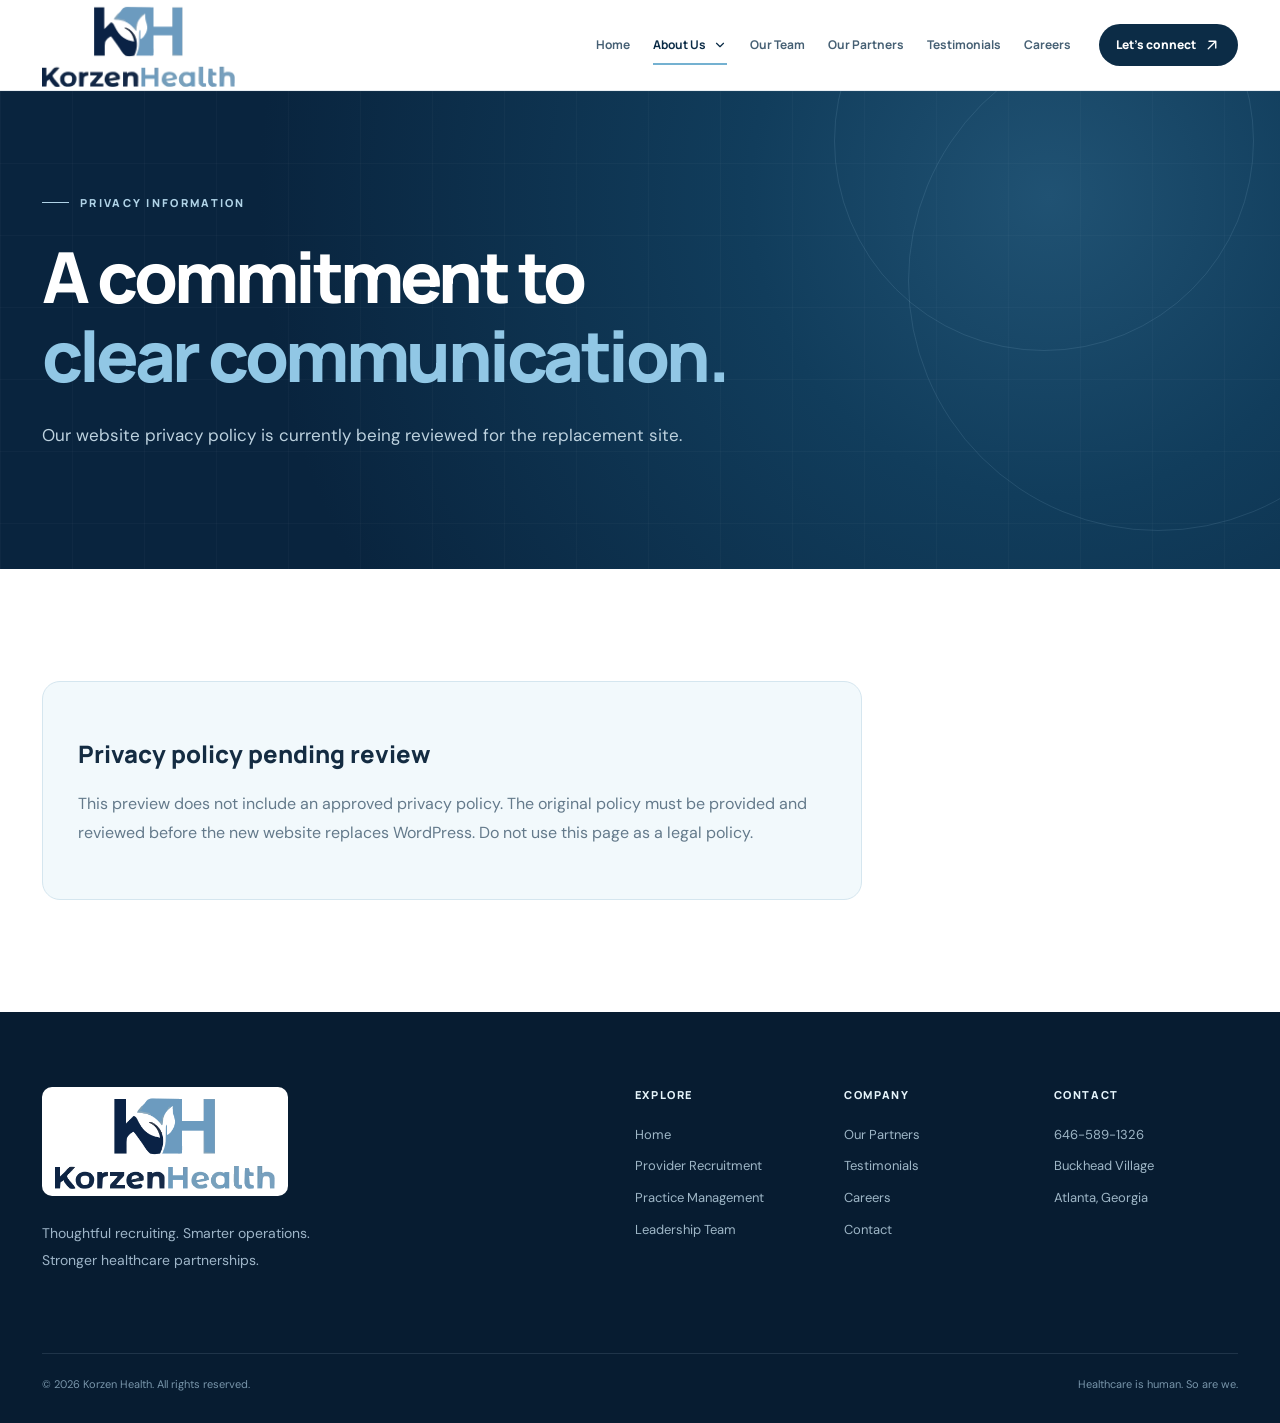
<file: privacy-policy.html>
<!doctype html><html lang="en"><head><meta charset="UTF-8"><meta name="viewport" content="width=device-width, initial-scale=1"><meta name="theme-color" content="#0b203a"><meta name="description" content="Privacy policy content awaiting review before production."><title>Privacy Policy — Preview | Korzen Health</title><link rel="icon" type="image/svg+xml" href="assets/favicon.svg"><link rel="preconnect" href="https://fonts.googleapis.com"><link rel="preconnect" href="https://fonts.gstatic.com" crossorigin><link href="https://fonts.googleapis.com/css2?family=DM+Sans:wght@400;500;600;700&family=Manrope:wght@400;500;600;700;800&display=swap" rel="stylesheet"><link rel="stylesheet" href="assets/styles.css"><meta name="robots" content="noindex,nofollow"></head><body class="privacy-page"><header class="site-header" id="site-header"><div class="container header-inner">
 <a class="brand" href="index.html" aria-label="Korzen Health home"><img src="assets/korzen-health-logo.png" alt="Korzen Health"></a>
 <nav class="desktop-nav" aria-label="Primary navigation">
  <a class="nav-link" href="index.html">Home</a>
  <details class="nav-dropdown"><summary class="nav-link current">About Us <svg class="dropdown-chevron" viewBox="0 0 24 24" fill="none" stroke="currentColor" stroke-width="2" stroke-linecap="round" stroke-linejoin="round" aria-hidden="true"><path d="m6 9 6 6 6-6"/></svg></summary><div class="nav-dropdown-panel" role="group" aria-label="About Us pages"><div class="nav-dropdown-label">EXPLORE KORZEN HEALTH</div><a href="leadership-team.html"><span class="dropdown-item-label">Leadership Team<small>Meet the people behind Korzen Health</small></span><svg class="dropdown-arrow" viewBox="0 0 24 24" fill="none" stroke="currentColor" stroke-width="1.7" stroke-linecap="round" stroke-linejoin="round" aria-hidden="true"><path d="m9 6 6 6-6 6"/></svg></a><a href="provider-recruitment.html"><span class="dropdown-item-label">Provider Recruitment<small>Healthcare talent solutions</small></span><svg class="dropdown-arrow" viewBox="0 0 24 24" fill="none" stroke="currentColor" stroke-width="1.7" stroke-linecap="round" stroke-linejoin="round" aria-hidden="true"><path d="m9 6 6 6-6 6"/></svg></a><a href="practice-management.html"><span class="dropdown-item-label">Practice Management<small>Operations and consulting</small></span><svg class="dropdown-arrow" viewBox="0 0 24 24" fill="none" stroke="currentColor" stroke-width="1.7" stroke-linecap="round" stroke-linejoin="round" aria-hidden="true"><path d="m9 6 6 6-6 6"/></svg></a><a href="privacy-policy.html"><span class="dropdown-item-label">Privacy Policy Clause<small>Privacy information</small></span><svg class="dropdown-arrow" viewBox="0 0 24 24" fill="none" stroke="currentColor" stroke-width="1.7" stroke-linecap="round" stroke-linejoin="round" aria-hidden="true"><path d="m9 6 6 6-6 6"/></svg></a></div></details>
  <a class="nav-link" href="leadership-team.html">Our Team</a>
  <a class="nav-link" href="our-partners.html">Our Partners</a>
  <a class="nav-link" href="references.html">Testimonials</a>
  <a class="nav-link" href="careers.html">Careers</a>
  </nav>
 <div class="header-actions"><a class="header-contact" href="contact-us.html">Let's connect <span class="icon icon-sm"><svg viewBox="0 0 24 24" fill="none" stroke="currentColor" stroke-width="1.8" stroke-linecap="round" stroke-linejoin="round" aria-hidden="true"><path d="M7 17 17 7M8 7h9v9"/></svg></span></a><button class="menu-button" id="menu-button" aria-label="Open navigation" aria-controls="mobile-menu" aria-expanded="false"><svg viewBox="0 0 24 24" fill="none" stroke="currentColor" stroke-width="1.8" stroke-linecap="round" stroke-linejoin="round" aria-hidden="true"><path d="M4 7h16M4 12h16M4 17h16"/></svg></button></div>
 </div><div class="mobile-menu" id="mobile-menu"><nav aria-label="Mobile navigation">
   <a class="nav-link" href="index.html">Home</a>
   <details class="mobile-about"><summary>About Us <svg class="dropdown-chevron" viewBox="0 0 24 24" fill="none" stroke="currentColor" stroke-width="2" stroke-linecap="round" stroke-linejoin="round" aria-hidden="true"><path d="m6 9 6 6 6-6"/></svg></summary><div class="mobile-about-links"><a href="leadership-team.html"><span>Leadership Team</span><svg class="dropdown-arrow" viewBox="0 0 24 24" fill="none" stroke="currentColor" stroke-width="1.7" stroke-linecap="round" stroke-linejoin="round" aria-hidden="true"><path d="m9 6 6 6-6 6"/></svg></a><a href="provider-recruitment.html"><span>Provider Recruitment</span><svg class="dropdown-arrow" viewBox="0 0 24 24" fill="none" stroke="currentColor" stroke-width="1.7" stroke-linecap="round" stroke-linejoin="round" aria-hidden="true"><path d="m9 6 6 6-6 6"/></svg></a><a href="practice-management.html"><span>Practice Management</span><svg class="dropdown-arrow" viewBox="0 0 24 24" fill="none" stroke="currentColor" stroke-width="1.7" stroke-linecap="round" stroke-linejoin="round" aria-hidden="true"><path d="m9 6 6 6-6 6"/></svg></a><a href="privacy-policy.html"><span>Privacy Policy Clause</span><svg class="dropdown-arrow" viewBox="0 0 24 24" fill="none" stroke="currentColor" stroke-width="1.7" stroke-linecap="round" stroke-linejoin="round" aria-hidden="true"><path d="m9 6 6 6-6 6"/></svg></a></div></details>
   <a class="nav-link" href="leadership-team.html">Our Team</a>
   <a class="nav-link" href="our-partners.html">Our Partners</a>
   <a class="nav-link" href="references.html">Testimonials</a>
   <a class="nav-link" href="careers.html">Careers</a>
   <a href="contact-us.html" class="mobile-contact">Let's connect <svg class="dropdown-arrow" viewBox="0 0 24 24" fill="none" stroke="currentColor" stroke-width="1.7" stroke-linecap="round" stroke-linejoin="round" aria-hidden="true"><path d="m9 6 6 6-6 6"/></svg></a>
   </nav></div></header><main id="main"><section class="page-hero"><div class="hero-gridlines"></div><div class="container page-hero-inner"><div class="section-eyebrow light"><span class="eyebrow-line"></span>PRIVACY INFORMATION</div><h1>A commitment to<br><em>clear communication.</em></h1><p>Our website privacy policy is currently being reviewed for the replacement site.</p></div><div class="page-hero-orb orb-one"></div><div class="page-hero-orb orb-two"></div></section><section class="section"><div class="container"><div class="notice-panel"><h2>Privacy policy pending review</h2><p>This preview does not include an approved privacy policy. The original policy must be provided and reviewed before the new website replaces WordPress. Do not use this page as a legal policy.</p></div></div></section></main><footer class="site-footer"><div class="container"><div class="footer-top"><div class="footer-brand">
 <a href="index.html" class="footer-logo" aria-label="Korzen Health home"><img src="assets/korzen-health-logo.png" alt="Korzen Health"></a>
 <p>Thoughtful recruiting. Smarter operations.<br>Stronger healthcare partnerships.</p></div>
 <div class="footer-links"><div><span class="footer-heading">Explore</span><a href="index.html">Home</a><a href="provider-recruitment.html">Provider Recruitment</a><a href="practice-management.html">Practice Management</a><a href="leadership-team.html">Leadership Team</a></div>
 <div><span class="footer-heading">Company</span><a href="our-partners.html">Our Partners</a><a href="references.html">Testimonials</a><a href="careers.html">Careers</a><a href="contact-us.html">Contact</a></div>
 <div><span class="footer-heading">Contact</span><a href="tel:6465891326">646-589-1326</a><span>Buckhead Village</span><span>Atlanta, Georgia</span></div></div></div>
 <div class="footer-bottom"><span>© 2026 Korzen Health. All rights reserved.</span><span>Healthcare is human. So are we.</span></div></div></footer><script src="assets/site.js" defer></script></body></html>
</file>
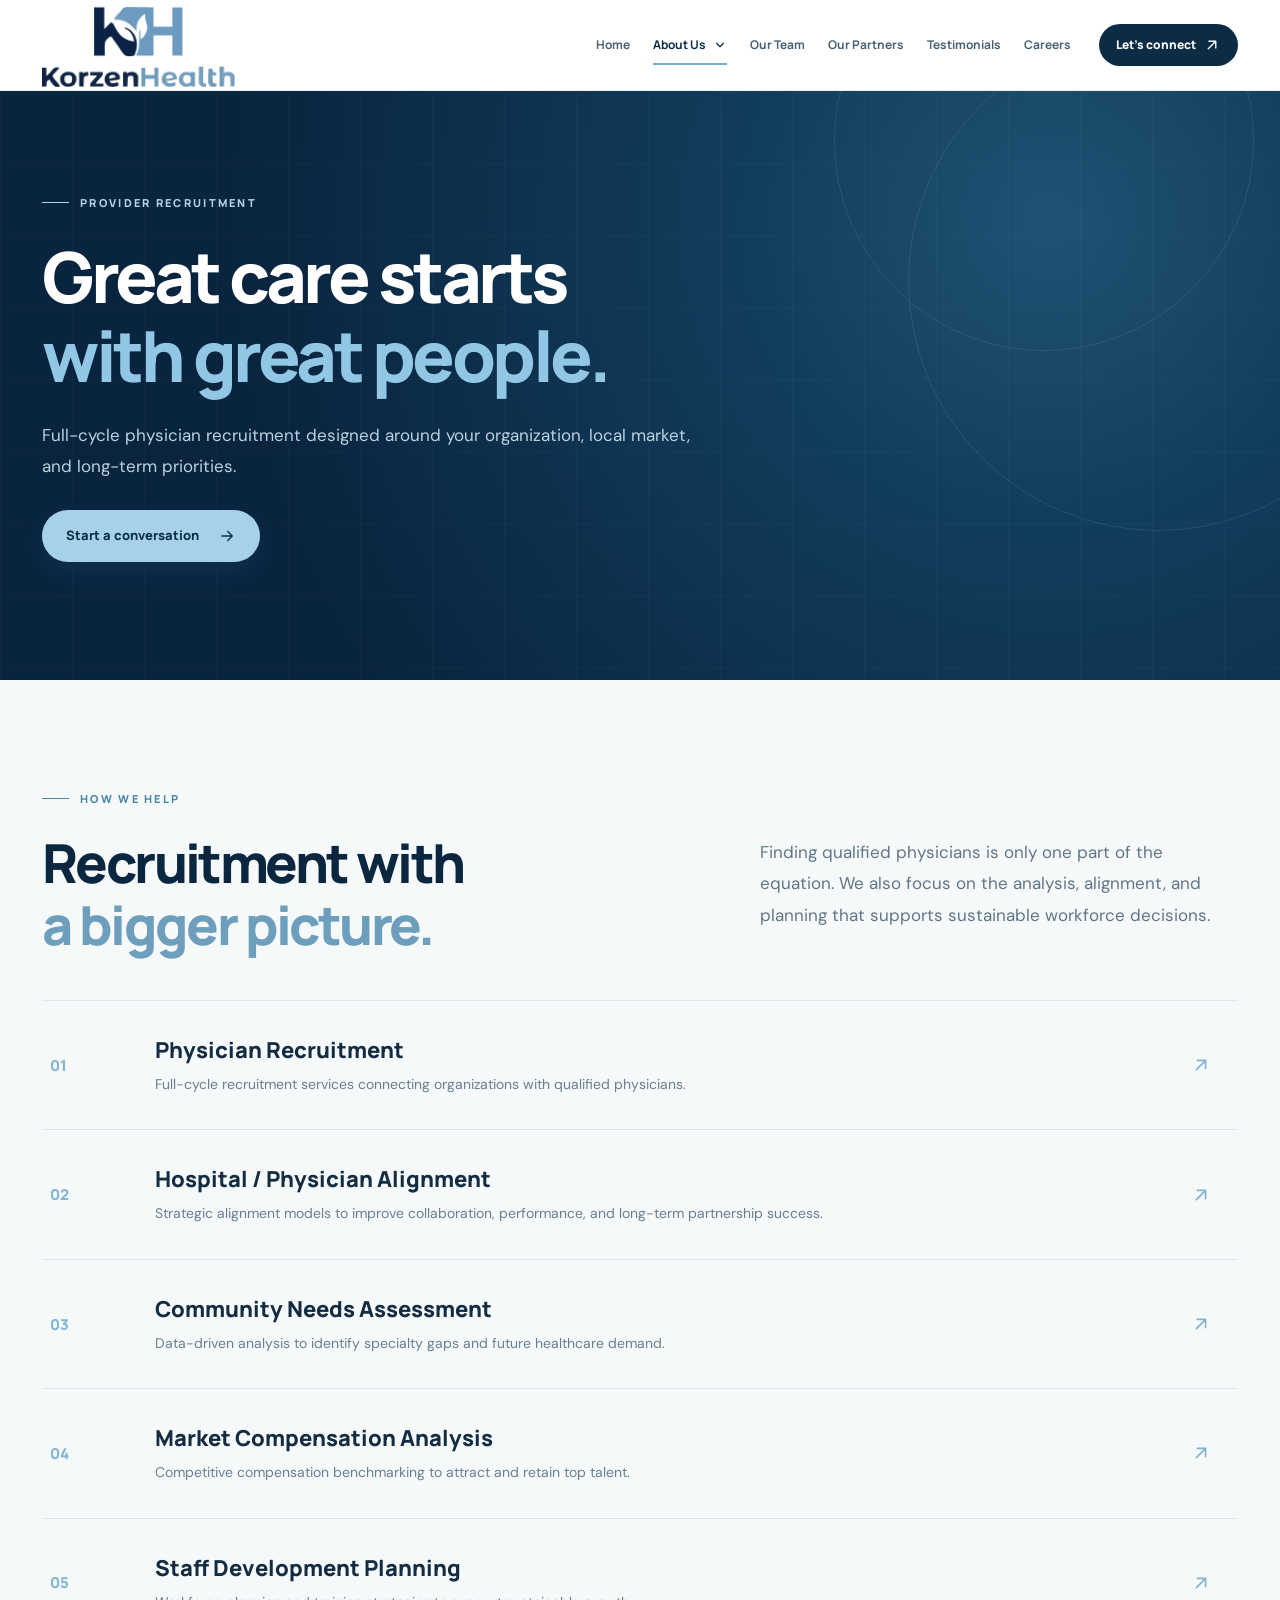
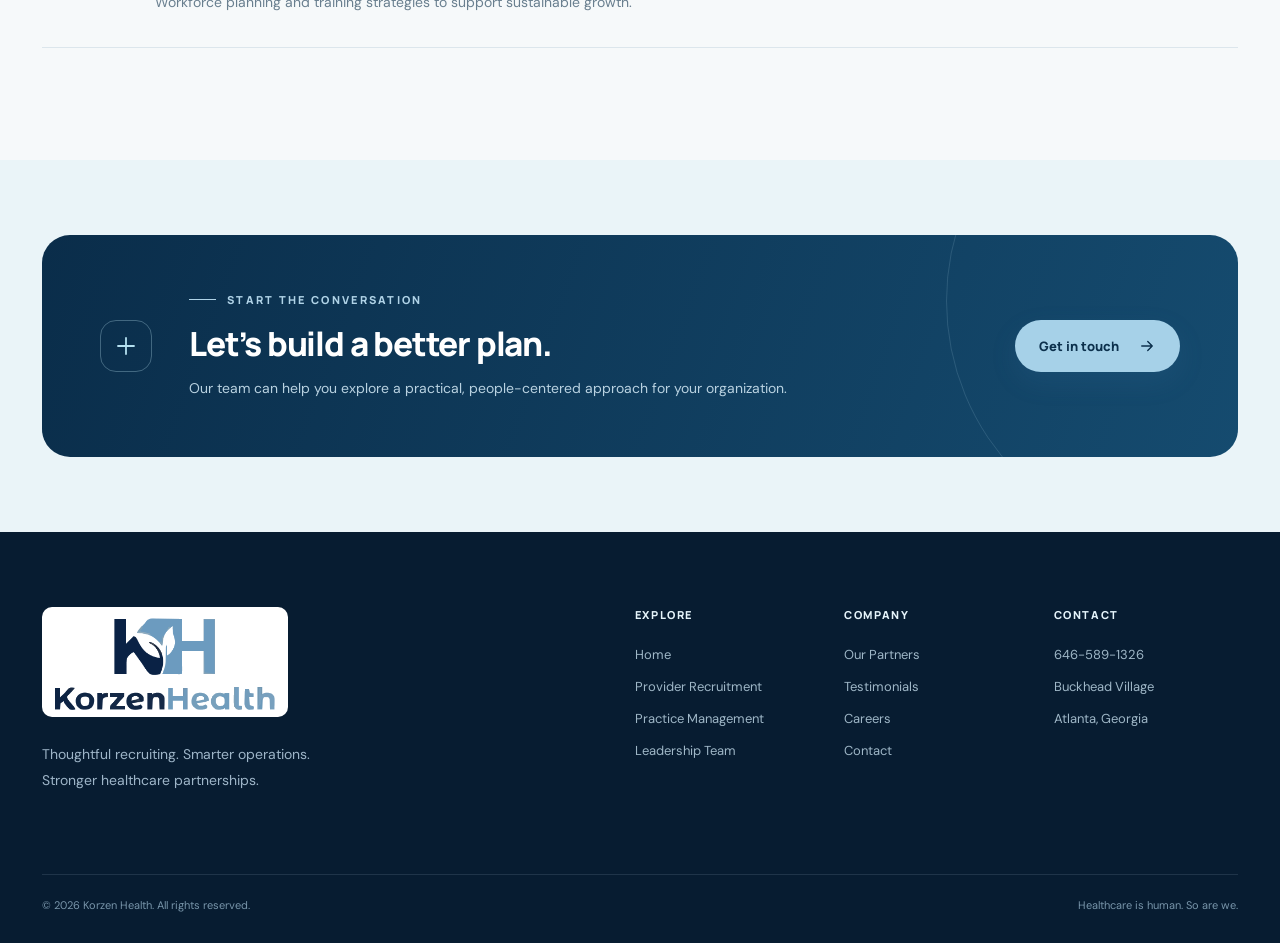
<file: provider-recruitment.html>
<!doctype html><html lang="en"><head><meta charset="UTF-8"><meta name="viewport" content="width=device-width, initial-scale=1"><meta name="theme-color" content="#0b203a"><meta name="description" content="Full-cycle physician recruitment designed around your organization, local market, and long-term priorities."><title>Provider Recruitment | Korzen Health</title><link rel="icon" type="image/svg+xml" href="assets/favicon.svg"><link rel="preconnect" href="https://fonts.googleapis.com"><link rel="preconnect" href="https://fonts.gstatic.com" crossorigin><link href="https://fonts.googleapis.com/css2?family=DM+Sans:wght@400;500;600;700&family=Manrope:wght@400;500;600;700;800&display=swap" rel="stylesheet"><link rel="stylesheet" href="assets/styles.css"></head><body class="detail-page"><header class="site-header" id="site-header"><div class="container header-inner">
 <a class="brand" href="index.html" aria-label="Korzen Health home"><img src="assets/korzen-health-logo.png" alt="Korzen Health"></a>
 <nav class="desktop-nav" aria-label="Primary navigation">
  <a class="nav-link" href="index.html">Home</a>
  <details class="nav-dropdown"><summary class="nav-link current">About Us <svg class="dropdown-chevron" viewBox="0 0 24 24" fill="none" stroke="currentColor" stroke-width="2" stroke-linecap="round" stroke-linejoin="round" aria-hidden="true"><path d="m6 9 6 6 6-6"/></svg></summary><div class="nav-dropdown-panel" role="group" aria-label="About Us pages"><div class="nav-dropdown-label">EXPLORE KORZEN HEALTH</div><a href="leadership-team.html"><span class="dropdown-item-label">Leadership Team<small>Meet the people behind Korzen Health</small></span><svg class="dropdown-arrow" viewBox="0 0 24 24" fill="none" stroke="currentColor" stroke-width="1.7" stroke-linecap="round" stroke-linejoin="round" aria-hidden="true"><path d="m9 6 6 6-6 6"/></svg></a><a href="provider-recruitment.html"><span class="dropdown-item-label">Provider Recruitment<small>Healthcare talent solutions</small></span><svg class="dropdown-arrow" viewBox="0 0 24 24" fill="none" stroke="currentColor" stroke-width="1.7" stroke-linecap="round" stroke-linejoin="round" aria-hidden="true"><path d="m9 6 6 6-6 6"/></svg></a><a href="practice-management.html"><span class="dropdown-item-label">Practice Management<small>Operations and consulting</small></span><svg class="dropdown-arrow" viewBox="0 0 24 24" fill="none" stroke="currentColor" stroke-width="1.7" stroke-linecap="round" stroke-linejoin="round" aria-hidden="true"><path d="m9 6 6 6-6 6"/></svg></a><a href="privacy-policy.html"><span class="dropdown-item-label">Privacy Policy Clause<small>Privacy information</small></span><svg class="dropdown-arrow" viewBox="0 0 24 24" fill="none" stroke="currentColor" stroke-width="1.7" stroke-linecap="round" stroke-linejoin="round" aria-hidden="true"><path d="m9 6 6 6-6 6"/></svg></a></div></details>
  <a class="nav-link" href="leadership-team.html">Our Team</a>
  <a class="nav-link" href="our-partners.html">Our Partners</a>
  <a class="nav-link" href="references.html">Testimonials</a>
  <a class="nav-link" href="careers.html">Careers</a>
  </nav>
 <div class="header-actions"><a class="header-contact" href="contact-us.html">Let's connect <span class="icon icon-sm"><svg viewBox="0 0 24 24" fill="none" stroke="currentColor" stroke-width="1.8" stroke-linecap="round" stroke-linejoin="round" aria-hidden="true"><path d="M7 17 17 7M8 7h9v9"/></svg></span></a><button class="menu-button" id="menu-button" aria-label="Open navigation" aria-controls="mobile-menu" aria-expanded="false"><svg viewBox="0 0 24 24" fill="none" stroke="currentColor" stroke-width="1.8" stroke-linecap="round" stroke-linejoin="round" aria-hidden="true"><path d="M4 7h16M4 12h16M4 17h16"/></svg></button></div>
 </div><div class="mobile-menu" id="mobile-menu"><nav aria-label="Mobile navigation">
   <a class="nav-link" href="index.html">Home</a>
   <details class="mobile-about"><summary>About Us <svg class="dropdown-chevron" viewBox="0 0 24 24" fill="none" stroke="currentColor" stroke-width="2" stroke-linecap="round" stroke-linejoin="round" aria-hidden="true"><path d="m6 9 6 6 6-6"/></svg></summary><div class="mobile-about-links"><a href="leadership-team.html"><span>Leadership Team</span><svg class="dropdown-arrow" viewBox="0 0 24 24" fill="none" stroke="currentColor" stroke-width="1.7" stroke-linecap="round" stroke-linejoin="round" aria-hidden="true"><path d="m9 6 6 6-6 6"/></svg></a><a href="provider-recruitment.html"><span>Provider Recruitment</span><svg class="dropdown-arrow" viewBox="0 0 24 24" fill="none" stroke="currentColor" stroke-width="1.7" stroke-linecap="round" stroke-linejoin="round" aria-hidden="true"><path d="m9 6 6 6-6 6"/></svg></a><a href="practice-management.html"><span>Practice Management</span><svg class="dropdown-arrow" viewBox="0 0 24 24" fill="none" stroke="currentColor" stroke-width="1.7" stroke-linecap="round" stroke-linejoin="round" aria-hidden="true"><path d="m9 6 6 6-6 6"/></svg></a><a href="privacy-policy.html"><span>Privacy Policy Clause</span><svg class="dropdown-arrow" viewBox="0 0 24 24" fill="none" stroke="currentColor" stroke-width="1.7" stroke-linecap="round" stroke-linejoin="round" aria-hidden="true"><path d="m9 6 6 6-6 6"/></svg></a></div></details>
   <a class="nav-link" href="leadership-team.html">Our Team</a>
   <a class="nav-link" href="our-partners.html">Our Partners</a>
   <a class="nav-link" href="references.html">Testimonials</a>
   <a class="nav-link" href="careers.html">Careers</a>
   <a href="contact-us.html" class="mobile-contact">Let's connect <svg class="dropdown-arrow" viewBox="0 0 24 24" fill="none" stroke="currentColor" stroke-width="1.7" stroke-linecap="round" stroke-linejoin="round" aria-hidden="true"><path d="m9 6 6 6-6 6"/></svg></a>
   </nav></div></header><main id="main"><section class="page-hero"><div class="hero-gridlines"></div><div class="container page-hero-inner"><div class="section-eyebrow light"><span class="eyebrow-line"></span>PROVIDER RECRUITMENT</div><h1>Great care starts<br><em>with great people.</em></h1><p>Full-cycle physician recruitment designed around your organization, local market, and long-term priorities.</p><div class="page-hero-button"><a class="btn btn-primary" href="contact-us.html" >Start a conversation<span class="icon icon-sm"><svg viewBox="0 0 24 24" fill="none" stroke="currentColor" stroke-width="1.8" stroke-linecap="round" stroke-linejoin="round" aria-hidden="true"><path d="M5 12h14M13 6l6 6-6 6"/></svg></span></a></div></div><div class="page-hero-orb orb-one"></div><div class="page-hero-orb orb-two"></div></section><section class="section service-detail-section"><div class="container"><div class="split-section-header" data-reveal><div><div class="section-eyebrow "><span class="eyebrow-line"></span>HOW WE HELP</div><h2 class="display-h2">Recruitment with<br><span>a bigger picture.</span></h2></div><p>Finding qualified physicians is only one part of the equation. We also focus on the analysis, alignment, and planning that supports sustainable workforce decisions.</p></div><div class="detail-list"><div class="detail-item" data-reveal><span>01</span><div><h3>Physician Recruitment</h3><p>Full-cycle recruitment services connecting organizations with qualified physicians.</p></div><div class="detail-mark"><svg viewBox="0 0 24 24" fill="none" stroke="currentColor" stroke-width="1.8" stroke-linecap="round" stroke-linejoin="round" aria-hidden="true"><path d="M7 17 17 7M8 7h9v9"/></svg></div></div><div class="detail-item" data-reveal><span>02</span><div><h3>Hospital / Physician Alignment</h3><p>Strategic alignment models to improve collaboration, performance, and long-term partnership success.</p></div><div class="detail-mark"><svg viewBox="0 0 24 24" fill="none" stroke="currentColor" stroke-width="1.8" stroke-linecap="round" stroke-linejoin="round" aria-hidden="true"><path d="M7 17 17 7M8 7h9v9"/></svg></div></div><div class="detail-item" data-reveal><span>03</span><div><h3>Community Needs Assessment</h3><p>Data-driven analysis to identify specialty gaps and future healthcare demand.</p></div><div class="detail-mark"><svg viewBox="0 0 24 24" fill="none" stroke="currentColor" stroke-width="1.8" stroke-linecap="round" stroke-linejoin="round" aria-hidden="true"><path d="M7 17 17 7M8 7h9v9"/></svg></div></div><div class="detail-item" data-reveal><span>04</span><div><h3>Market Compensation Analysis</h3><p>Competitive compensation benchmarking to attract and retain top talent.</p></div><div class="detail-mark"><svg viewBox="0 0 24 24" fill="none" stroke="currentColor" stroke-width="1.8" stroke-linecap="round" stroke-linejoin="round" aria-hidden="true"><path d="M7 17 17 7M8 7h9v9"/></svg></div></div><div class="detail-item" data-reveal><span>05</span><div><h3>Staff Development Planning</h3><p>Workforce planning and training strategies to support sustainable growth.</p></div><div class="detail-mark"><svg viewBox="0 0 24 24" fill="none" stroke="currentColor" stroke-width="1.8" stroke-linecap="round" stroke-linejoin="round" aria-hidden="true"><path d="M7 17 17 7M8 7h9v9"/></svg></div></div></div></div></section><section class="closing-cta"><div class="container"><div class="cta-inner"><div class="cta-spark"><svg viewBox="0 0 24 24" fill="none" stroke="currentColor" stroke-width="1.8" stroke-linecap="round" stroke-linejoin="round" aria-hidden="true"><path d="M12 4v16M4 12h16"/></svg></div><div><div class="section-eyebrow light"><span class="eyebrow-line"></span>START THE CONVERSATION</div><h2>Let’s build a better plan.</h2><p>Our team can help you explore a practical, people-centered approach for your organization.</p></div><div class="cta-action"><a class="btn btn-primary" href="contact-us.html" >Get in touch<span class="icon icon-sm"><svg viewBox="0 0 24 24" fill="none" stroke="currentColor" stroke-width="1.8" stroke-linecap="round" stroke-linejoin="round" aria-hidden="true"><path d="M5 12h14M13 6l6 6-6 6"/></svg></span></a></div></div></div></section></main><footer class="site-footer"><div class="container"><div class="footer-top"><div class="footer-brand">
 <a href="index.html" class="footer-logo" aria-label="Korzen Health home"><img src="assets/korzen-health-logo.png" alt="Korzen Health"></a>
 <p>Thoughtful recruiting. Smarter operations.<br>Stronger healthcare partnerships.</p></div>
 <div class="footer-links"><div><span class="footer-heading">Explore</span><a href="index.html">Home</a><a href="provider-recruitment.html">Provider Recruitment</a><a href="practice-management.html">Practice Management</a><a href="leadership-team.html">Leadership Team</a></div>
 <div><span class="footer-heading">Company</span><a href="our-partners.html">Our Partners</a><a href="references.html">Testimonials</a><a href="careers.html">Careers</a><a href="contact-us.html">Contact</a></div>
 <div><span class="footer-heading">Contact</span><a href="tel:6465891326">646-589-1326</a><span>Buckhead Village</span><span>Atlanta, Georgia</span></div></div></div>
 <div class="footer-bottom"><span>© 2026 Korzen Health. All rights reserved.</span><span>Healthcare is human. So are we.</span></div></div></footer><script src="assets/site.js" defer></script></body></html>
</file>
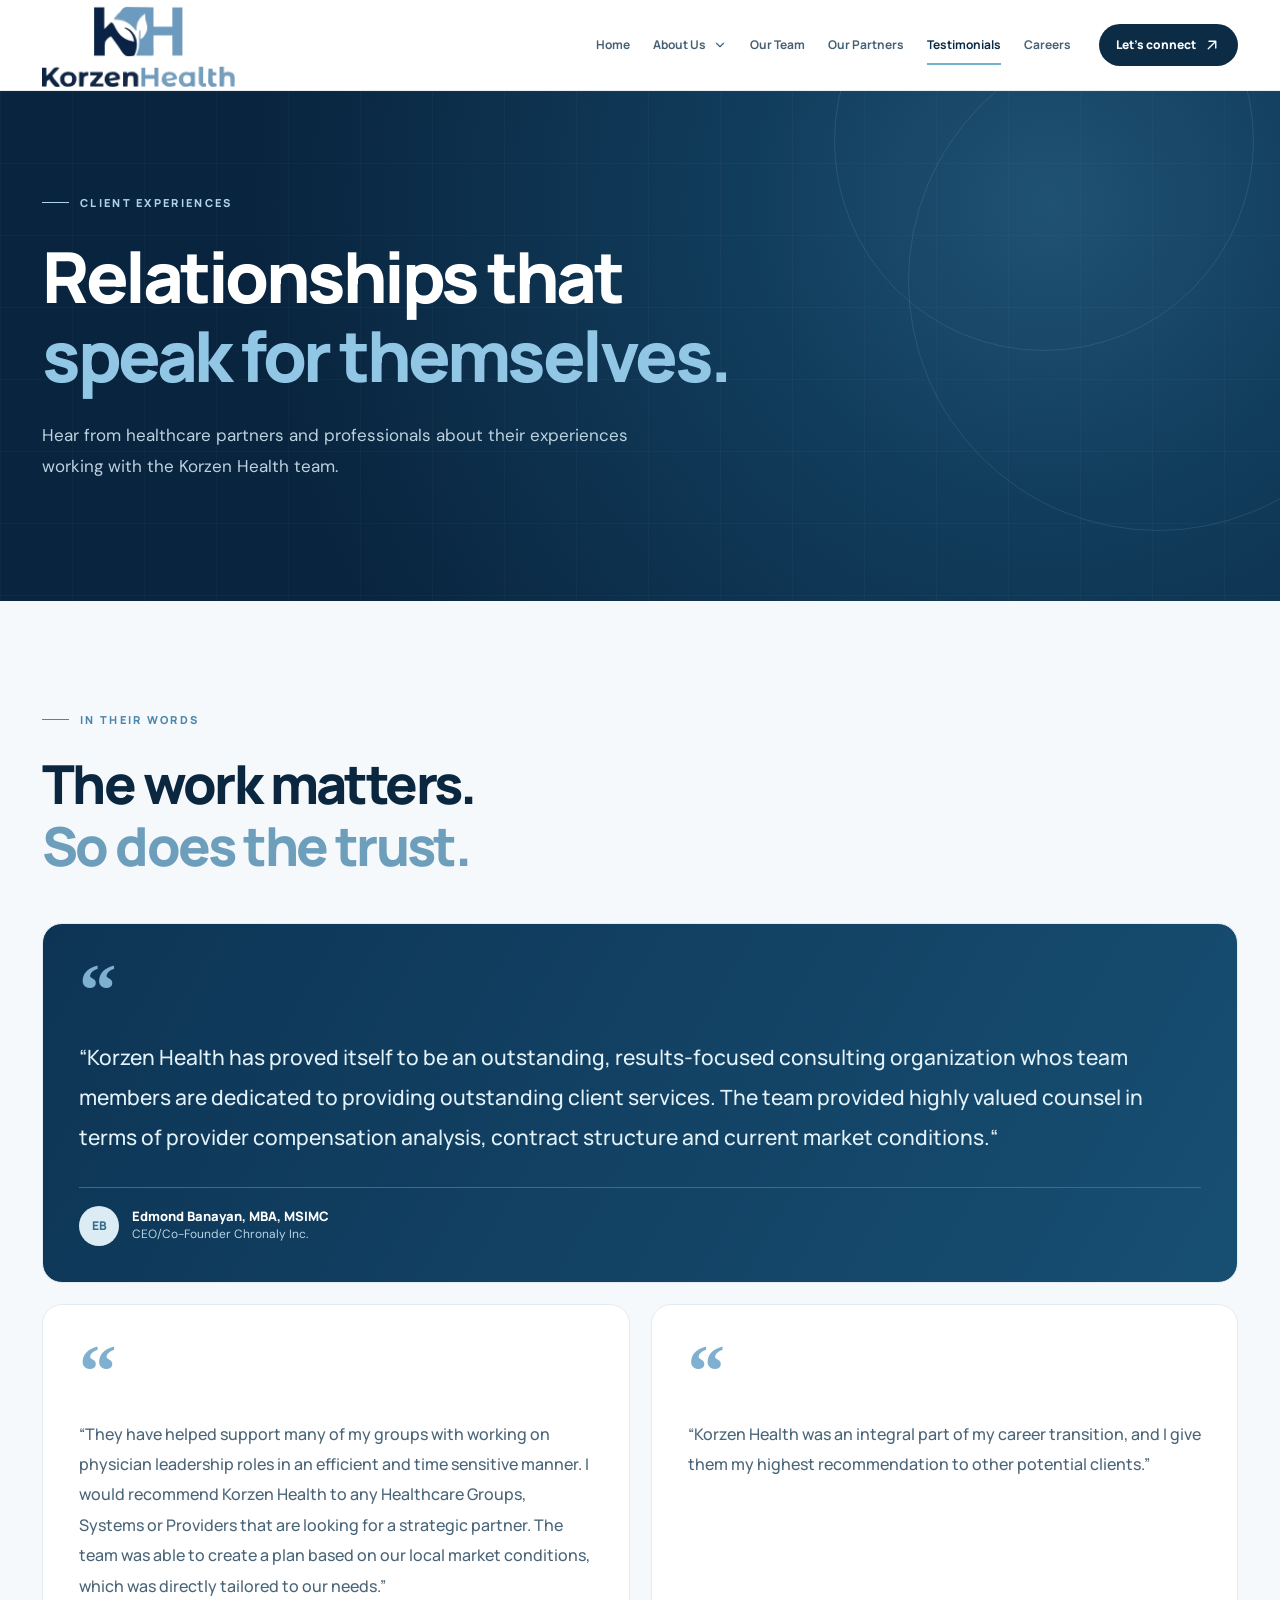
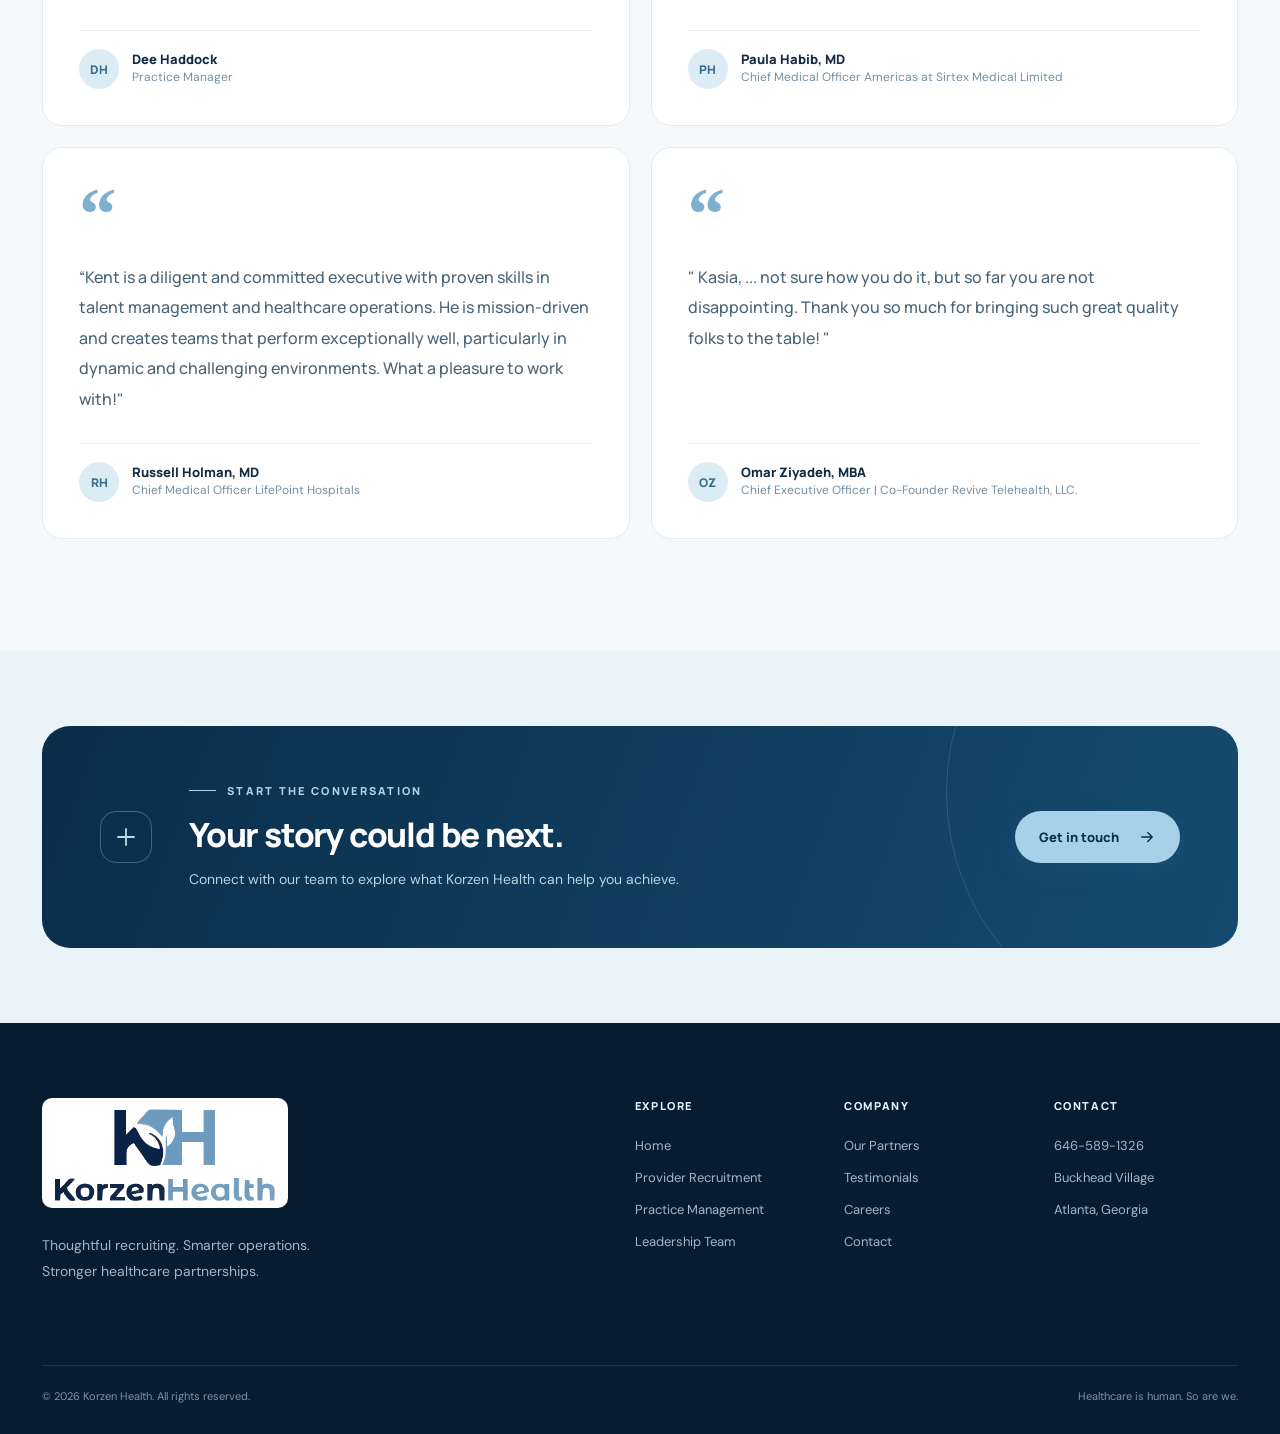
<file: references.html>
<!doctype html><html lang="en"><head><meta charset="UTF-8"><meta name="viewport" content="width=device-width, initial-scale=1"><meta name="theme-color" content="#0b203a"><meta name="description" content="Hear experiences from Korzen Health clients and healthcare partners."><title>Client Testimonials | Korzen Health</title><link rel="icon" type="image/svg+xml" href="assets/favicon.svg"><link rel="preconnect" href="https://fonts.googleapis.com"><link rel="preconnect" href="https://fonts.gstatic.com" crossorigin><link href="https://fonts.googleapis.com/css2?family=DM+Sans:wght@400;500;600;700&family=Manrope:wght@400;500;600;700;800&display=swap" rel="stylesheet"><link rel="stylesheet" href="assets/styles.css"></head><body class="references-page"><header class="site-header" id="site-header"><div class="container header-inner">
 <a class="brand" href="index.html" aria-label="Korzen Health home"><img src="assets/korzen-health-logo.png" alt="Korzen Health"></a>
 <nav class="desktop-nav" aria-label="Primary navigation">
  <a class="nav-link" href="index.html">Home</a>
  <details class="nav-dropdown"><summary class="nav-link">About Us <svg class="dropdown-chevron" viewBox="0 0 24 24" fill="none" stroke="currentColor" stroke-width="2" stroke-linecap="round" stroke-linejoin="round" aria-hidden="true"><path d="m6 9 6 6 6-6"/></svg></summary><div class="nav-dropdown-panel" role="group" aria-label="About Us pages"><div class="nav-dropdown-label">EXPLORE KORZEN HEALTH</div><a href="leadership-team.html"><span class="dropdown-item-label">Leadership Team<small>Meet the people behind Korzen Health</small></span><svg class="dropdown-arrow" viewBox="0 0 24 24" fill="none" stroke="currentColor" stroke-width="1.7" stroke-linecap="round" stroke-linejoin="round" aria-hidden="true"><path d="m9 6 6 6-6 6"/></svg></a><a href="provider-recruitment.html"><span class="dropdown-item-label">Provider Recruitment<small>Healthcare talent solutions</small></span><svg class="dropdown-arrow" viewBox="0 0 24 24" fill="none" stroke="currentColor" stroke-width="1.7" stroke-linecap="round" stroke-linejoin="round" aria-hidden="true"><path d="m9 6 6 6-6 6"/></svg></a><a href="practice-management.html"><span class="dropdown-item-label">Practice Management<small>Operations and consulting</small></span><svg class="dropdown-arrow" viewBox="0 0 24 24" fill="none" stroke="currentColor" stroke-width="1.7" stroke-linecap="round" stroke-linejoin="round" aria-hidden="true"><path d="m9 6 6 6-6 6"/></svg></a><a href="privacy-policy.html"><span class="dropdown-item-label">Privacy Policy Clause<small>Privacy information</small></span><svg class="dropdown-arrow" viewBox="0 0 24 24" fill="none" stroke="currentColor" stroke-width="1.7" stroke-linecap="round" stroke-linejoin="round" aria-hidden="true"><path d="m9 6 6 6-6 6"/></svg></a></div></details>
  <a class="nav-link" href="leadership-team.html">Our Team</a>
  <a class="nav-link" href="our-partners.html">Our Partners</a>
  <a class="nav-link current" href="references.html">Testimonials</a>
  <a class="nav-link" href="careers.html">Careers</a>
  </nav>
 <div class="header-actions"><a class="header-contact" href="contact-us.html">Let's connect <span class="icon icon-sm"><svg viewBox="0 0 24 24" fill="none" stroke="currentColor" stroke-width="1.8" stroke-linecap="round" stroke-linejoin="round" aria-hidden="true"><path d="M7 17 17 7M8 7h9v9"/></svg></span></a><button class="menu-button" id="menu-button" aria-label="Open navigation" aria-controls="mobile-menu" aria-expanded="false"><svg viewBox="0 0 24 24" fill="none" stroke="currentColor" stroke-width="1.8" stroke-linecap="round" stroke-linejoin="round" aria-hidden="true"><path d="M4 7h16M4 12h16M4 17h16"/></svg></button></div>
 </div><div class="mobile-menu" id="mobile-menu"><nav aria-label="Mobile navigation">
   <a class="nav-link" href="index.html">Home</a>
   <details class="mobile-about"><summary>About Us <svg class="dropdown-chevron" viewBox="0 0 24 24" fill="none" stroke="currentColor" stroke-width="2" stroke-linecap="round" stroke-linejoin="round" aria-hidden="true"><path d="m6 9 6 6 6-6"/></svg></summary><div class="mobile-about-links"><a href="leadership-team.html"><span>Leadership Team</span><svg class="dropdown-arrow" viewBox="0 0 24 24" fill="none" stroke="currentColor" stroke-width="1.7" stroke-linecap="round" stroke-linejoin="round" aria-hidden="true"><path d="m9 6 6 6-6 6"/></svg></a><a href="provider-recruitment.html"><span>Provider Recruitment</span><svg class="dropdown-arrow" viewBox="0 0 24 24" fill="none" stroke="currentColor" stroke-width="1.7" stroke-linecap="round" stroke-linejoin="round" aria-hidden="true"><path d="m9 6 6 6-6 6"/></svg></a><a href="practice-management.html"><span>Practice Management</span><svg class="dropdown-arrow" viewBox="0 0 24 24" fill="none" stroke="currentColor" stroke-width="1.7" stroke-linecap="round" stroke-linejoin="round" aria-hidden="true"><path d="m9 6 6 6-6 6"/></svg></a><a href="privacy-policy.html"><span>Privacy Policy Clause</span><svg class="dropdown-arrow" viewBox="0 0 24 24" fill="none" stroke="currentColor" stroke-width="1.7" stroke-linecap="round" stroke-linejoin="round" aria-hidden="true"><path d="m9 6 6 6-6 6"/></svg></a></div></details>
   <a class="nav-link" href="leadership-team.html">Our Team</a>
   <a class="nav-link" href="our-partners.html">Our Partners</a>
   <a class="nav-link current" href="references.html">Testimonials</a>
   <a class="nav-link" href="careers.html">Careers</a>
   <a href="contact-us.html" class="mobile-contact">Let's connect <svg class="dropdown-arrow" viewBox="0 0 24 24" fill="none" stroke="currentColor" stroke-width="1.7" stroke-linecap="round" stroke-linejoin="round" aria-hidden="true"><path d="m9 6 6 6-6 6"/></svg></a>
   </nav></div></header><main id="main"><section class="page-hero"><div class="hero-gridlines"></div><div class="container page-hero-inner"><div class="section-eyebrow light"><span class="eyebrow-line"></span>CLIENT EXPERIENCES</div><h1>Relationships that<br><em>speak for themselves.</em></h1><p>Hear from healthcare partners and professionals about their experiences working with the Korzen Health team.</p></div><div class="page-hero-orb orb-one"></div><div class="page-hero-orb orb-two"></div></section><section class="section references-section"><div class="container"><div class="section-header inline" data-reveal><div><div class="section-eyebrow "><span class="eyebrow-line"></span>IN THEIR WORDS</div><h2 class="display-h2">The work matters.<br><span>So does the trust.</span></h2></div></div><div class="testimonials-grid"><article class="testimonial-card" data-reveal><div class="quote-icon">“</div><p class="testimonial-quote">“Korzen Health has proved itself to be an outstanding, results-focused consulting organization whos team members are dedicated to providing outstanding client services. The team provided highly valued counsel in terms of provider compensation analysis, contract structure and current market conditions.“</p><div class="testimonial-meta"><span class="testimonial-avatar">EB</span><div><strong>Edmond Banayan, MBA, MSIMC</strong><span>CEO/Co-Founder Chronaly Inc.</span></div></div></article><article class="testimonial-card" data-reveal><div class="quote-icon">“</div><p class="testimonial-quote">“They have helped support many of my groups with working on physician leadership roles in an efficient and time sensitive manner. I would recommend Korzen Health to any Healthcare Groups, Systems or Providers that are looking for a strategic partner. The team was able to create a plan based on our local market conditions, which was directly tailored to our needs.”</p><div class="testimonial-meta"><span class="testimonial-avatar">DH</span><div><strong>Dee Haddock</strong><span>Practice Manager</span></div></div></article><article class="testimonial-card" data-reveal><div class="quote-icon">“</div><p class="testimonial-quote">“Korzen Health was an integral part of my career transition, and I give them my highest recommendation to other potential clients.”</p><div class="testimonial-meta"><span class="testimonial-avatar">PH</span><div><strong>Paula Habib, MD</strong><span>Chief Medical Officer Americas at Sirtex Medical Limited</span></div></div></article><article class="testimonial-card" data-reveal><div class="quote-icon">“</div><p class="testimonial-quote">“Kent is a diligent and committed executive with proven skills in talent management and healthcare operations. He is mission-driven and creates teams that perform exceptionally well, particularly in dynamic and challenging environments. What a pleasure to work with!&quot;</p><div class="testimonial-meta"><span class="testimonial-avatar">RH</span><div><strong>Russell Holman, MD</strong><span>Chief Medical Officer LifePoint Hospitals</span></div></div></article><article class="testimonial-card" data-reveal><div class="quote-icon">“</div><p class="testimonial-quote">&quot; Kasia, ... not sure how you do it, but so far you are not disappointing. Thank you so much for bringing such great quality folks to the table! &quot;</p><div class="testimonial-meta"><span class="testimonial-avatar">OZ</span><div><strong>Omar Ziyadeh, MBA</strong><span>Chief Executive Officer | Co-Founder Revive Telehealth, LLC.</span></div></div></article></div></div></section><section class="closing-cta"><div class="container"><div class="cta-inner"><div class="cta-spark"><svg viewBox="0 0 24 24" fill="none" stroke="currentColor" stroke-width="1.8" stroke-linecap="round" stroke-linejoin="round" aria-hidden="true"><path d="M12 4v16M4 12h16"/></svg></div><div><div class="section-eyebrow light"><span class="eyebrow-line"></span>START THE CONVERSATION</div><h2>Your story could be next.</h2><p>Connect with our team to explore what Korzen Health can help you achieve.</p></div><div class="cta-action"><a class="btn btn-primary" href="contact-us.html" >Get in touch<span class="icon icon-sm"><svg viewBox="0 0 24 24" fill="none" stroke="currentColor" stroke-width="1.8" stroke-linecap="round" stroke-linejoin="round" aria-hidden="true"><path d="M5 12h14M13 6l6 6-6 6"/></svg></span></a></div></div></div></section></main><footer class="site-footer"><div class="container"><div class="footer-top"><div class="footer-brand">
 <a href="index.html" class="footer-logo" aria-label="Korzen Health home"><img src="assets/korzen-health-logo.png" alt="Korzen Health"></a>
 <p>Thoughtful recruiting. Smarter operations.<br>Stronger healthcare partnerships.</p></div>
 <div class="footer-links"><div><span class="footer-heading">Explore</span><a href="index.html">Home</a><a href="provider-recruitment.html">Provider Recruitment</a><a href="practice-management.html">Practice Management</a><a href="leadership-team.html">Leadership Team</a></div>
 <div><span class="footer-heading">Company</span><a href="our-partners.html">Our Partners</a><a href="references.html">Testimonials</a><a href="careers.html">Careers</a><a href="contact-us.html">Contact</a></div>
 <div><span class="footer-heading">Contact</span><a href="tel:6465891326">646-589-1326</a><span>Buckhead Village</span><span>Atlanta, Georgia</span></div></div></div>
 <div class="footer-bottom"><span>© 2026 Korzen Health. All rights reserved.</span><span>Healthcare is human. So are we.</span></div></div></footer><script src="assets/site.js" defer></script></body></html>
</file>
<file: assets/styles.css>
:root{--navy:#09223c;--navy-deep:#071c33;--navy-mid:#143451;--blue:#76b3d5;--blue-dark:#3e739a;--aqua:#bceaf2;--ink:#142c42;--muted:#657789;--line:#dce6ed;--off:#f5f8f9;--white:#fff;--container:1220px;--radius:24px}
*{box-sizing:border-box}html{scroll-behavior:smooth}body{margin:0;background:#fff;color:var(--ink);font-family:'DM Sans',Arial,sans-serif;font-size:16px;line-height:1.6;-webkit-font-smoothing:antialiased;overflow-x:hidden}a{color:inherit;text-decoration:none}img{max-width:100%;display:block}button,input,select,textarea{font:inherit}button{cursor:pointer}svg{width:100%;height:100%}.container{width:min(var(--container),calc(100% - 84px));margin-inline:auto}.icon{display:inline-flex;align-items:center;justify-content:center;width:22px;height:22px}.icon-sm{width:18px;height:18px}.section{padding:112px 0}.section-eyebrow{display:flex;align-items:center;gap:11px;font:800 11px/1.25 Manrope,sans-serif;letter-spacing:2.3px;color:#4b87ac;margin-bottom:27px;text-transform:uppercase}.section-eyebrow .eyebrow-line{display:block;width:27px;height:1px;background:currentColor}.section-eyebrow.light{color:#b0d3e7}.display-h2{font:800 clamp(35px,4.2vw,59px)/1.14 Manrope,sans-serif;letter-spacing:-2.6px;margin:0;color:#0b2740}.display-h2 span{color:#6d9ebc}.display-h2.on-dark{color:white}.display-h2.on-dark span{color:#8fc3df}.btn{display:inline-flex;align-items:center;justify-content:center;gap:19px;padding:16px 23px;border-radius:999px;border:1px solid transparent;font:800 13px/1 Manrope,sans-serif;transition:transform .25s,box-shadow .25s,background .25s;white-space:nowrap}.btn:hover{transform:translateY(-3px)}.btn-primary{background:#a6d1e8;color:#0c304c;box-shadow:0 10px 26px rgba(60,117,160,.15)}.btn-primary:hover{background:#c1e4f4;box-shadow:0 16px 35px rgba(60,117,160,.24)}.btn-outline{border-color:rgba(255,255,255,.46);background:rgba(255,255,255,.06);color:#fff}.btn-outline:hover{background:rgba(255,255,255,.15)}.text-link{display:inline-flex;align-items:center;gap:10px;color:#7db6d4;font:800 13px/1.4 Manrope,sans-serif;transition:gap .2s}.text-link:hover{gap:16px}.text-link.dark{color:#1d5b83}.text-link.light-link{color:#abd8ef}
/* Header */
.site-header{position:sticky;top:0;z-index:40;background:rgba(255,255,255,.97);backdrop-filter:blur(18px);border-bottom:1px solid #e7edf2;transition:box-shadow .2s}.site-header.scrolled{box-shadow:0 8px 30px rgba(8,31,51,.06)}.header-inner{height:90px;display:flex;justify-content:space-between;align-items:center;gap:28px}.brand{display:flex;align-items:center;flex-shrink:0}.brand img{width:193px;height:auto}.desktop-nav{display:flex;align-items:center;gap:25px;margin-left:auto}.nav-link{font:700 12px/1.4 Manrope,sans-serif;color:#466074;position:relative;white-space:nowrap;transition:color .2s}.nav-link:hover,.nav-link.current{color:#0a2b46}.nav-link.current:after{content:"";position:absolute;left:0;right:0;bottom:-12px;height:2px;background:#74b1d1}.header-actions{display:flex;align-items:center;gap:10px}.header-contact{display:flex;align-items:center;gap:7px;background:#0c2c46;border-radius:999px;color:white;padding:12px 17px;font:800 12px/1.2 Manrope,sans-serif;white-space:nowrap;transition:background .2s}.header-contact:hover{background:#2e5d7d}.menu-button{background:none;border:none;width:42px;height:42px;color:var(--navy);display:none}.menu-button svg{height:26px;width:26px}.mobile-menu{display:none}
/* Hero */
.home-hero{position:relative;overflow:hidden;background:linear-gradient(128deg,#071e36 0%,#0c2b47 54%,#123e60 100%);color:white}.home-hero:before{content:"";position:absolute;inset:0;background:radial-gradient(circle at 78% 37%,rgba(94,184,225,.25),transparent 40%);pointer-events:none}.hero-grain{position:absolute;inset:0;background-image:linear-gradient(rgba(255,255,255,.025) 1px,transparent 1px),linear-gradient(90deg,rgba(255,255,255,.025) 1px,transparent 1px);background-size:70px 70px;opacity:.75}.hero-layout{min-height:655px;display:grid;grid-template-columns:1.03fr .97fr;align-items:center;gap:40px;position:relative;padding-top:58px;padding-bottom:80px}.hero-copy{position:relative;z-index:3}.hero-pill{display:inline-flex;align-items:center;gap:12px;border:1px solid rgba(163,217,246,.22);background:rgba(171,219,240,.08);border-radius:999px;padding:10px 15px;color:#bad9ea;font:800 10px/1.2 Manrope,sans-serif;letter-spacing:1.8px}.pulse-dot{width:8px;height:8px;border-radius:50%;background:#a1d8de;box-shadow:0 0 0 5px rgba(161,216,222,.12)}.hero-copy h1{font:800 clamp(43px,5.2vw,76px)/1.08 Manrope,sans-serif;letter-spacing:-4.4px;margin:29px 0 25px}.hero-copy h1 em,.page-hero h1 em{font-style:normal;color:#91c7e5}.hero-description{font-size:17px;line-height:1.85;max-width:555px;color:#b6cad9;margin:0 0 33px}.hero-buttons{display:flex;align-items:center;flex-wrap:wrap;gap:12px}.hero-proof{display:flex;gap:17px;align-items:center;margin-top:57px}.proof-avatars{display:flex;padding-left:1px}.proof-avatars span{display:grid;place-items:center;width:34px;height:34px;margin-left:-2px;border-radius:50%;background:#d6eff6;border:3px solid #0d2d49;color:#154567;font:800 12px Manrope,sans-serif}.proof-avatars span:nth-child(2){background:#7daac3}.proof-avatars span:nth-child(3){background:#c3dce7}.hero-proof strong,.hero-proof small{display:block}.hero-proof strong{font:800 12px Manrope,sans-serif}.hero-proof small{font-size:12px;color:#93b0c6;margin-top:2px}.hero-visual{height:540px;position:relative;isolation:isolate}.visual-sky{position:absolute;inset:10% 0 8%;background:radial-gradient(circle at 50% 50%,rgba(116,196,228,.15),transparent 66%)}.orbit{position:absolute;left:50%;top:48%;transform:translate(-50%,-50%);border-radius:50%;border:1px solid rgba(164,220,243,.22);aspect-ratio:1}.orbit-outer{width:530px;max-width:100%}.orbit-mid{width:420px;max-width:80%;border-style:dashed;border-color:rgba(173,219,234,.22);animation:rotateSlow 100s linear infinite}.orbit-inner{width:308px;max-width:60%;border-color:rgba(174,213,232,.30);background:radial-gradient(circle,#185074b3 0%,#153d5c50 75%,transparent)}.orbit-core{position:absolute;left:50%;top:48%;transform:translate(-50%,-50%);width:225px;height:225px;display:flex;align-items:center;justify-content:center;flex-direction:column;border-radius:50%;background:linear-gradient(140deg,#2b7298,#0e3552);box-shadow:0 0 0 18px rgba(141,195,223,.055),0 35px 70px rgba(0,11,26,.23);text-align:center}.core-cross{font:300 80px/.8 Manrope,Arial,sans-serif;color:#b6e2ef;margin-bottom:18px}.orbit-core span{font:800 11px/1.5 Manrope,Arial,sans-serif;letter-spacing:2.7px;color:#d1eaf4}.visual-chip{position:absolute;z-index:3;display:flex;align-items:center;gap:13px;background:rgba(250,253,255,.96);color:#183e5a;border:1px solid rgba(255,255,255,.8);border-radius:17px;box-shadow:0 18px 50px rgba(0,19,37,.20);padding:13px 19px;min-width:180px;backdrop-filter:blur(10px);animation:float 6s ease-in-out infinite}.visual-chip .chip-icon{display:flex;align-items:center;justify-content:center;width:42px;height:42px;border-radius:11px;background:#e3f2f7;color:#38799e;flex:none}.chip-icon svg{width:27px;height:27px}.visual-chip strong,.visual-chip small{display:block}.visual-chip strong{font:800 13px Manrope,Arial,sans-serif}.visual-chip small{font-size:11px;color:#718a9b;white-space:nowrap}.chip-top{top:4%;right:1%;animation-delay:-2s}.chip-left{top:43%;left:-7%;animation-delay:-4s}.chip-bottom{bottom:7%;right:5%}.sparkle{position:absolute;color:#9dcee6;font-size:27px}.sparkle-one{top:22%;left:19%}.sparkle-two{bottom:22%;right:13%;font-size:18px}.hero-bottom-bar{border-top:1px solid rgba(221,239,248,.12);background:rgba(2,21,37,.35);position:relative}.hero-bottom-bar .container{min-height:75px;display:flex;gap:26px;align-items:center}.hero-bottom-bar span{font:700 10px Manrope,Arial,sans-serif;letter-spacing:1.7px;color:#b0c6d7}.hero-bottom-bar i{width:4px;height:4px;background:#73a3c1;border-radius:50%}.scroll-hint{margin-left:auto;color:#98b1c6;font:800 9px Manrope,Arial,sans-serif;letter-spacing:2px}
@keyframes rotateSlow{to{transform:translate(-50%,-50%) rotate(360deg)}}@keyframes float{50%{transform:translateY(-10px)}}
/* Shared editorial sections */
.intro-section{background:#fff}.intro-grid,.split-section-header{display:grid;grid-template-columns:1fr .75fr;gap:80px;align-items:end}.intro-right p,.split-section-header>p{font-size:17px;line-height:1.85;color:#617588;max-width:500px;margin:0 0 24px}.stat-grid{display:grid;grid-template-columns:repeat(4,1fr);margin-top:76px;border-top:1px solid #e5edf1;border-bottom:1px solid #e5edf1}.stat{padding:36px 16px 36px 5px;border-right:1px solid #e5edf1}.stat strong{display:block;font:800 clamp(34px,3.4vw,52px)/1.2 Manrope,Arial,sans-serif;color:#0e314e;letter-spacing:-2px}.stat strong span{color:#85b7d2}.stat>span{font:700 12px Manrope,Arial,sans-serif;color:#71859a}.stat-statment{padding:31px 16px 25px 35px;display:flex;gap:15px;align-items:center}.stat-statment .stat-mark{color:#83bbdc;font-size:38px}.stat-statment strong{font:800 15px/1.6 Manrope,Arial,sans-serif;max-width:190px}.section-header{display:flex;align-items:end;justify-content:space-between;gap:50px;margin-bottom:47px}.section-header>p{color:#bbcad8;max-width:375px;line-height:1.8;font-size:15px}.section-header.inline{align-items:end}.section-header.inline .text-link{margin-bottom:8px}
/* Services */
.solutions-section{background:linear-gradient(145deg,#082138,#0d3452);color:white;overflow:hidden}.solutions-grid{display:grid;grid-template-columns:repeat(3,1fr);gap:17px}.solution-card{display:flex;flex-direction:column;min-height:405px;padding:27px;border:1px solid rgba(176,219,239,.18);border-radius:20px;background:rgba(255,255,255,.035);position:relative;transition:background .3s,transform .3s,border-color .3s}.solution-card:hover{background:rgba(123,190,221,.11);transform:translateY(-6px);border-color:rgba(176,219,239,.42)}.solution-top{display:flex;justify-content:space-between;align-items:center}.service-number{font:800 11px Manrope,Arial,sans-serif;color:#97b8cd;letter-spacing:1.6px}.service-arrow{display:grid;place-items:center;width:37px;height:37px;border:1px solid rgba(173,216,233,.33);border-radius:50%;color:#a9d2e8}.service-arrow svg{width:17px;height:17px}.solution-art{margin:auto auto 28px;width:118px;height:118px;display:grid;place-items:center;background:radial-gradient(circle,rgba(162,219,240,.13),transparent 75%);border:1px solid rgba(160,216,238,.20);border-radius:34px;transform:rotate(-7deg);color:#a6d2e8}.solution-art svg{width:65px;height:65px;transform:rotate(7deg)}.art-2{transform:rotate(8deg)}.art-2 svg{transform:rotate(-8deg)}.art-3{transform:rotate(-4deg)}.art-3 svg{transform:rotate(4deg)}.solution-bottom h3{font:800 23px/1.25 Manrope,Arial,sans-serif;letter-spacing:-.7px;margin:0 0 12px}.solution-bottom p{color:#b0c7d8;font-size:14px;line-height:1.75;margin:0}
/* Capabilities */
.expertise-section{background:#f5f8fa}.expertise-section .split-section-header{margin-bottom:53px}.expertise-grid{display:grid;grid-template-columns:repeat(2,1fr);border-top:1px solid #dce6eb}.expertise-item{display:flex;gap:24px;align-items:start;padding:26px 13px 28px 0;border-bottom:1px solid #dce6eb;min-height:124px}.expertise-item:nth-child(odd){padding-right:45px;border-right:1px solid #dce6eb}.expertise-item:nth-child(even){padding-left:35px}.exp-number{font:800 12px Manrope,Arial,sans-serif;color:#80b0ca;padding-top:6px}.expertise-item h3{font:800 17px/1.4 Manrope,Arial,sans-serif;margin:0 0 9px;letter-spacing:-.2px}.expertise-item p{font-size:13px;line-height:1.8;color:#698094;margin:0}.exp-plus{color:#7eaed0;width:17px;height:17px;flex:none;margin-left:auto;margin-top:4px}
/* Team feature */
.team-feature{background:#fff}.feature-grid{display:grid;grid-template-columns:.92fr 1.08fr;align-items:center;gap:70px}.feature-copy p{max-width:460px;color:#6b7f8f;line-height:1.85;margin:25px 0 30px}.feature-portraits{height:430px;position:relative}.feature-portrait{position:absolute;width:230px;min-height:235px;background:#ebf3f7;border:7px solid white;box-shadow:0 19px 50px rgba(12,42,60,.12);border-radius:16px;overflow:hidden}.feature-portrait img{width:100%;height:183px;object-fit:cover;object-position:top}.feature-portrait>div{background:#fff;padding:13px 13px 15px}.feature-portrait b,.feature-portrait span{display:block}.feature-portrait b{font:800 12px Manrope,Arial,sans-serif}.feature-portrait span{font-size:11px;line-height:1.4;color:#7390a3;margin-top:3px}.portrait-0{left:6%;top:16%;transform:rotate(-9deg);z-index:1}.portrait-2{left:38%;top:0;transform:rotate(7deg);z-index:2}.portrait-3{left:49%;bottom:1%;transform:rotate(-2deg);z-index:3}
/* Partner teaser */
.preview-partners{background:#f4f8fa;border-block:1px solid #e7eff3}.partner-mini-row{display:grid;grid-template-columns:repeat(6,minmax(0,1fr));gap:10px}.partner-mini{position:relative;height:112px;background:white;border:1px solid #e5edf2;border-radius:13px;padding:16px;display:flex;align-items:center;justify-content:center}.partner-mini img{max-width:100%;max-height:65px;object-fit:contain;position:absolute;inset:0;width:100%;height:100%;padding:16px;background:white}.partner-mini span{font:800 13px Manrope,Arial,sans-serif;text-align:center;color:#1e4765}
/* Testimonial highlight */
.spotlight-testimonial{background:linear-gradient(115deg,#0d3553,#062237);color:white}.spotlight-layout{display:grid;grid-template-columns:1fr 1fr;gap:90px;align-items:center}.spotlight-layout .text-link{margin-top:34px}.spotlight-layout blockquote{margin:0;border-left:1px solid #3d6a87;padding-left:45px}.huge-quote{font:800 110px/.75 Georgia,serif;color:#91c8e4}.spotlight-layout blockquote p{font:500 clamp(18px,2.1vw,24px)/1.7 Manrope,Arial,sans-serif;margin:20px 0 33px}.spotlight-layout blockquote footer{display:flex;flex-direction:column;font-size:12px;color:#b2cbda}.spotlight-layout blockquote strong{color:#fff;font-size:14px}
/* Call to action */
.closing-cta{background:#eaf4f8;padding:75px 0}.cta-inner{border-radius:28px;background:linear-gradient(110deg,#0a2d4a,#154b6f);padding:58px;display:grid;grid-template-columns:64px 1fr auto;align-items:center;gap:25px;position:relative;overflow:hidden;color:white}.cta-inner:before{content:"";position:absolute;border:1px solid rgba(198,234,246,.14);width:490px;height:490px;border-radius:50%;right:-200px;top:-180px}.cta-spark{width:52px;height:52px;border:1px solid rgba(192,230,246,.3);border-radius:16px;display:grid;place-items:center;color:#b4e0f0}.cta-spark svg{width:24px;height:24px}.cta-inner .section-eyebrow{margin-bottom:16px}.cta-inner h2{font:800 clamp(25px,2.6vw,37px)/1.27 Manrope,Arial,sans-serif;letter-spacing:-1.2px;margin:0 0 12px}.cta-inner p{margin:0;color:#b9d2e1;font-size:14px}.cta-action{position:relative;z-index:1}
/* Page hero */
.page-hero{background:radial-gradient(circle at 82% 22%,#205273 0%,#113d5c 27%,#09243e 71%);position:relative;color:white;overflow:hidden}.page-hero-inner{padding-top:105px;padding-bottom:118px;position:relative;z-index:2}.hero-gridlines{position:absolute;inset:0;background-image:linear-gradient(rgba(255,255,255,.024) 1px,transparent 1px),linear-gradient(90deg,rgba(255,255,255,.024) 1px,transparent 1px);background-size:72px 72px}.page-hero h1{font:800 clamp(43px,5.5vw,76px)/1.13 Manrope,Arial,sans-serif;letter-spacing:-3.5px;max-width:1050px;margin:0 0 24px}.page-hero p{max-width:650px;font-size:17px;line-height:1.85;color:#bdd2df;margin:0}.page-hero-orb{position:absolute;width:420px;height:420px;border:1px solid rgba(169,214,236,.12);border-radius:50%;right:2%;top:-160px}.orb-two{right:-10%;top:-60px;width:500px;height:500px}.page-hero-button{margin-top:27px}
/* Partner page */
.partners-section,.references-section{background:#f6f9fb}.partner-grid{display:grid;grid-template-columns:repeat(3,minmax(0,1fr));gap:20px;margin-top:52px}.partner-card{background:#fff;border-radius:20px;border:1px solid #e0eaf0;overflow:hidden;box-shadow:0 10px 30px rgba(12,45,65,.035);transition:transform .3s,box-shadow .3s;display:flex;flex-direction:column}.partner-card:hover{transform:translateY(-7px);box-shadow:0 18px 38px rgba(9,41,64,.1)}.partner-logo{background:linear-gradient(135deg,#fff,#f5fafc);height:177px;border-bottom:1px solid #e7eef3;display:flex;align-items:center;justify-content:center;position:relative;padding:30px}.partner-logo img{max-height:106px;max-width:84%;width:auto;object-fit:contain;position:relative;z-index:1}.partner-logo .partner-fallback{font:800 24px/1.25 Manrope,Arial,sans-serif;color:#1c567d;text-align:center;position:absolute;max-width:80%}.partner-logo.loaded .partner-fallback{opacity:0}.partner-logo.no-photo .partner-fallback{opacity:1}.partner-body{padding:31px;display:flex;flex-direction:column;flex:1}.partner-category{font:800 10px Manrope,Arial,sans-serif;letter-spacing:1.7px;color:#7ca4ba}.partner-body h3{font:800 20px/1.4 Manrope,Arial,sans-serif;letter-spacing:-.5px;color:#123651;margin:12px 0 12px}.partner-body p{font-size:14px;line-height:1.85;color:#6c8091;margin:0 0 26px;flex:1}.partner-body .text-link{color:#29678f;padding-top:18px;border-top:1px solid #e7eef3;width:100%}
/* Mission/team */
.mission-section{background:#eff6f9}.mission-layout{display:grid;grid-template-columns:1fr 1fr;gap:90px;align-items:center}.mission-layout>div:last-child{border-left:1px solid #c7dbe7;padding-left:45px}.mission-layout .quote-mark{display:block;font:800 90px/1 Georgia,serif;color:#90bad0}.mission-layout p{font:500 19px/1.85 Manrope,Arial,sans-serif;color:#31556d;margin:0 0 23px}.mission-caption{font:800 10px Manrope,Arial,sans-serif;letter-spacing:2px;color:#6593ae}.leadership-section{background:#fff}.team-count{font:800 11px Manrope,Arial,sans-serif;letter-spacing:1.6px;color:#79a6bf}.team-grid{display:grid;grid-template-columns:repeat(3,minmax(0,1fr));gap:24px}.team-card{border:1px solid #e5edf2;border-radius:20px;overflow:hidden;background:#fff;transition:transform .3s,box-shadow .3s}.team-card:hover{transform:translateY(-6px);box-shadow:0 20px 50px rgba(12,46,67,.1)}.team-photo{height:250px;background:linear-gradient(135deg,#c7e1ec,#7eabc6);position:relative;display:flex;align-items:center;justify-content:center}.team-photo img{position:relative;z-index:1;object-fit:cover;object-position:center top;width:100%;height:100%}.person-placeholder{position:absolute;color:#eef7fb;font:800 67px Manrope,Arial,sans-serif}.team-details{padding:25px}.team-name-row{display:flex;align-items:center;justify-content:space-between;gap:10px}.team-name-row h3{font:800 20px/1.35 Manrope,Arial,sans-serif;letter-spacing:-.6px;margin:0}.team-link{display:flex;align-items:center;gap:3px;font:900 14px Manrope,Arial,sans-serif;color:#347da3;flex:none}.team-link .icon{width:15px;height:15px}.team-role{font:800 10px/1.6 Manrope,Arial,sans-serif;color:#568bae;letter-spacing:1px;text-transform:uppercase;margin-top:10px;min-height:32px}.team-details p{font-size:13px;line-height:1.85;color:#687f90;max-height:130px;overflow:auto;padding-right:5px;margin:14px 0 0}.team-details p::-webkit-scrollbar{width:4px}.team-details p::-webkit-scrollbar-thumb{background:#c4d9e5;border-radius:5px}
/* References */
.testimonials-grid{display:grid;grid-template-columns:repeat(2,1fr);gap:21px}.testimonial-card{background:#fff;border:1px solid #e2ebf1;border-radius:20px;padding:36px;display:flex;flex-direction:column;min-height:310px}.testimonial-card:first-child{grid-column:span 2;background:linear-gradient(120deg,#0d3454,#174f73);color:#fff}.quote-icon{font:800 75px/.8 Georgia,serif;color:#7fb0d0}.testimonial-quote{font:500 16px/1.9 Manrope,Arial,sans-serif;color:#4a6578;flex:1;margin:18px 0 29px}.testimonial-card:first-child .testimonial-quote{font-size:21px;color:#e3f2f9}.testimonial-meta{display:flex;gap:13px;align-items:center;padding-top:18px;border-top:1px solid #e7eef3}.testimonial-card:first-child .testimonial-meta{border-color:#386d90}.testimonial-avatar{display:flex;width:40px;height:40px;background:#dcecf4;align-items:center;justify-content:center;border-radius:50%;color:#356c8a;font:800 12px Manrope,Arial,sans-serif;flex:none}.testimonial-meta strong,.testimonial-meta span:last-child{display:block}.testimonial-meta strong{font:800 13px Manrope,Arial,sans-serif}.testimonial-meta div span{font-size:12px;color:#7290a4}.testimonial-card:first-child .testimonial-meta div span{color:#b5d4e5}
/* Contact */
.contact-section{background:#f5f9fb}.contact-layout{display:grid;grid-template-columns:.92fr 1.08fr;gap:70px}.contact-info{padding-top:35px}.contact-info>p{font-size:16px;line-height:1.85;color:#607588;margin:25px 0 35px;max-width:440px}.contact-facts{border-top:1px solid #d9e5eb;max-width:455px}.contact-facts>div{display:flex;gap:18px;align-items:center;border-bottom:1px solid #d9e5eb;padding:23px 0}.contact-fact-icon{display:flex;width:43px;height:43px;padding:11px;background:#e0eef4;color:#2d729b;border-radius:12px}.contact-facts small,.contact-facts a,.contact-facts span:not(.contact-fact-icon){display:block}.contact-facts small{font:800 10px Manrope,Arial,sans-serif;letter-spacing:1.3px;color:#81a1b6;margin-bottom:5px}.contact-facts a,.contact-facts span:not(.contact-fact-icon){font:700 15px Manrope,Arial,sans-serif;color:#244a65}.contact-info .text-link{margin-top:25px}.contact-form-panel{border:1px solid #e1eaf0;border-radius:24px;background:white;padding:42px;box-shadow:0 18px 50px rgba(14,53,78,.055)}.form-overline{font:800 10px Manrope,Arial,sans-serif;letter-spacing:2px;color:#5d94b5}.form-top h3{font:800 26px/1.3 Manrope,Arial,sans-serif;letter-spacing:-.8px;margin:11px 0 10px}.form-top p{font-size:14px;color:#7790a1;margin:0 0 29px}.contact-form,.contact-form label{display:flex;flex-direction:column;gap:10px}.contact-form{gap:22px}.form-row{display:grid;grid-template-columns:1fr 1fr;gap:16px}.contact-form label{font:800 12px Manrope,Arial,sans-serif;color:#36546b}.contact-form label span{color:#448eb5}.contact-form input,.contact-form select,.contact-form textarea{border:1px solid #dbe6ed;border-radius:9px;background:#f8fbfd;padding:14px 15px;font:500 13px 'DM Sans';color:#1c3a50;outline:none;transition:border-color .2s,box-shadow .2s;resize:vertical}.contact-form input:focus,.contact-form select:focus,.contact-form textarea:focus{border-color:#78b1d0;box-shadow:0 0 0 3px #e2f1f9}.form-submit{align-self:flex-start;border:0}.form-disclaimer{font-size:11px;line-height:1.7;color:#7b8f9c;margin:-10px 0 0}.form-status{color:#2c789b;font-size:12px;margin:0}
/* Detail pages */
.service-detail-section{background:#f6f9fa}.detail-list{margin-top:45px;border-top:1px solid #dce6ec}.detail-item{display:grid;grid-template-columns:80px 1fr 40px;gap:25px;border-bottom:1px solid #dce6ec;padding:34px 8px;align-items:center}.detail-item>span{font:800 15px Manrope,Arial,sans-serif;color:#83b6d2}.detail-item h3{font:800 22px Manrope,Arial,sans-serif;margin:0 0 8px}.detail-item p{color:#697f8f;margin:0;max-width:690px;font-size:14px}.detail-mark{width:22px;height:22px;color:#83b3ce}.notice-panel{max-width:820px;border:1px solid #d5e6ef;border-radius:18px;padding:35px;background:#f2f9fc}.notice-panel h2{font:800 24px Manrope,Arial,sans-serif}.notice-panel p{color:#647a8b;line-height:1.8}
/* Footer */
.site-footer{background:#071c31;color:#d7e5ee;padding:75px 0 0}.footer-top{display:grid;grid-template-columns:1fr 1.2fr;gap:90px;padding-bottom:80px}.footer-logo{display:inline-flex;background:white;border-radius:10px;padding:7px 13px}.footer-logo img{width:220px}.footer-brand>p{max-width:320px;font-size:14px;color:#9eb5c8;line-height:1.9;margin:23px 0 0}.footer-links{display:grid;grid-template-columns:repeat(3,minmax(0,1fr));gap:25px}.footer-links>div{display:flex;flex-direction:column;gap:11px}.footer-links a,.footer-links span:not(.footer-heading){font-size:13px;color:#9fb7c7;transition:color .2s}.footer-links a:hover{color:#fff}.footer-heading{font:800 11px Manrope,Arial,sans-serif;letter-spacing:1.6px;color:#e5f4fb;margin-bottom:12px;text-transform:uppercase}.footer-bottom{display:flex;justify-content:space-between;gap:20px;border-top:1px solid rgba(192,217,229,.13);padding:22px 0 29px;font-size:11px;color:#7895aa}
/* Motion/accessibility */
[data-reveal]{opacity:0;transform:translateY(18px);transition:opacity .55s ease,transform .55s ease}[data-reveal].visible{opacity:1;transform:translateY(0)}:focus-visible{outline:3px solid #82c5ea;outline-offset:3px}
@media(max-width:1190px){.desktop-nav{gap:15px}.nav-link{font-size:11px}.brand img{width:170px}.header-inner{gap:12px}.hero-copy h1{font-size:60px}.chip-left{left:0}.container{width:min(var(--container),calc(100% - 60px))}}
@media(max-width:1000px){.desktop-nav{display:none}.menu-button{display:flex;align-items:center;justify-content:center}.mobile-menu.open{display:block;background:#fff;border-top:1px solid #e6edf2;box-shadow:0 12px 20px #102c4612}.mobile-menu nav{display:flex;flex-direction:column;padding:20px 30px;max-height:70vh;overflow:auto}.mobile-menu .nav-link{font-size:14px;padding:12px 0}.mobile-menu .nav-link.current:after{display:none}.mobile-contact{display:flex;gap:8px;align-items:center;color:#145a81;font-weight:800;padding:15px 0}.mobile-contact svg{width:17px;height:17px}.hero-layout{grid-template-columns:1fr .82fr;gap:10px}.hero-copy h1{font-size:50px;letter-spacing:-3px}.hero-visual{transform:scale(.82);transform-origin:center}.intro-grid,.split-section-header,.feature-grid,.contact-layout{gap:40px}.partner-grid,.team-grid{grid-template-columns:repeat(2,1fr)}.partner-mini-row{grid-template-columns:repeat(3,1fr)}.cta-inner{grid-template-columns:50px 1fr}.cta-action{grid-column:2}.footer-top{grid-template-columns:1fr 1.4fr;gap:40px}}
@media(max-width:730px){.container{width:calc(100% - 38px)}.section{padding:75px 0}.header-inner{height:72px}.brand img{width:162px}.header-contact{display:none}.hero-layout{display:flex;flex-direction:column;align-items:start;padding-top:70px;padding-bottom:25px;gap:0}.hero-copy h1{font-size:clamp(42px,9.5vw,62px);letter-spacing:-2.4px;line-height:1.13}.hero-description{font-size:15px}.hero-pill{font-size:9px;letter-spacing:1.1px}.hero-proof{margin-top:38px}.hero-visual{height:350px;width:100%;transform:scale(.72);transform-origin:top center;margin:25px 0 -80px}.orbit-outer{width:430px}.chip-left{left:-17%}.hero-bottom-bar .container{gap:14px;flex-wrap:wrap;padding:16px 0}.hero-bottom-bar span{font-size:8px}.scroll-hint{display:none}.intro-grid,.split-section-header,.feature-grid,.mission-layout,.contact-layout,.spotlight-layout{grid-template-columns:1fr;gap:28px}.display-h2{font-size:clamp(34px,8vw,51px);letter-spacing:-1.8px}.intro-right p,.split-section-header>p{font-size:15px}.stat-grid{grid-template-columns:repeat(2,1fr);margin-top:45px}.stat{padding:25px 15px}.stat:nth-child(2){border-right:0}.stat-statment{padding:24px}.section-header{display:block}.section-header>p{margin:25px 0 0}.solutions-grid,.partner-grid,.team-grid,.testimonials-grid{grid-template-columns:1fr}.solution-card{min-height:320px}.solution-art{width:90px;height:90px;margin:18px auto}.solution-art svg{width:55px;height:55px}.expertise-grid{grid-template-columns:1fr}.expertise-item:nth-child(odd){padding-right:10px;border-right:none}.expertise-item:nth-child(even){padding-left:0}.expertise-item{padding-block:24px}.feature-portraits{height:330px;max-width:450px}.feature-portrait{width:170px;min-height:190px}.feature-portrait img{height:145px}.feature-portrait>div{padding:8px}.portrait-0{left:2%}.portrait-2{left:34%}.portrait-3{left:49%}.partner-mini-row{grid-template-columns:repeat(2,1fr)}.spotlight-layout blockquote{padding-left:20px}.cta-inner{grid-template-columns:1fr;padding:34px 26px}.cta-action{grid-column:1}.page-hero-inner{padding-top:72px;padding-bottom:80px}.page-hero h1{font-size:clamp(41px,9vw,64px);letter-spacing:-2px}.page-hero p{font-size:15px}.partner-card{min-height:0}.mission-layout>div:last-child{padding-left:24px}.testimonial-card:first-child{grid-column:span 1}.testimonial-card{min-height:0;padding:29px}.testimonial-card:first-child .testimonial-quote{font-size:17px}.contact-info{padding-top:0}.contact-form-panel{padding:25px}.form-row{grid-template-columns:1fr}.footer-top{grid-template-columns:1fr;gap:42px;padding-bottom:42px}.footer-links{grid-template-columns:repeat(2,1fr);row-gap:30px}.footer-bottom{flex-direction:column;gap:6px}.team-details p{max-height:none}.detail-item{grid-template-columns:35px 1fr;gap:13px}.detail-mark{display:none}}
@media(max-width:400px){.hero-buttons{display:flex;flex-direction:column;align-items:stretch}.hero-buttons .btn{width:100%}.hero-visual{transform:scale(.64);margin-bottom:-105px}.feature-portrait{width:155px}.stat strong{font-size:37px}.partner-mini{height:95px}}
@media(prefers-reduced-motion:reduce){*,*:before,*:after{animation:none!important;scroll-behavior:auto!important;transition:none!important}[data-reveal]{opacity:1;transform:none}}

.partner-logo img,.partner-mini img,.team-photo img,.feature-portrait img{opacity:0;transition:opacity .35s ease}.partner-logo.loaded img,.partner-mini img.loaded,.team-photo img.loaded,.feature-portrait img.loaded{opacity:1}.feature-portrait::before{content:'KH';display:grid;place-items:center;position:absolute;inset:0 0 56px;background:linear-gradient(130deg,#d6eaf4,#a5cadf);color:#6c9cb8;font:800 45px Manrope,Arial,sans-serif}.feature-portrait img{position:relative;z-index:1}


/* --- November 2026 management review refinements --- */
/* Accessible About Us dropdown, with the original four about pages restored. */
.desktop-nav{gap:clamp(16px,1.8vw,27px)}
.nav-dropdown{position:relative;display:flex;align-items:center;height:100%}
.nav-dropdown summary{list-style:none;display:inline-flex;align-items:center;gap:7px;cursor:pointer;user-select:none}
.nav-dropdown summary::-webkit-details-marker,.mobile-about summary::-webkit-details-marker{display:none}
.nav-dropdown summary svg,.mobile-about summary svg{width:14px;height:14px;transition:transform .2s;flex:none}
.nav-dropdown[open] summary svg,.mobile-about[open] summary svg{transform:rotate(180deg)}
.nav-dropdown summary:focus-visible{outline:3px solid #77b9df;outline-offset:9px;border-radius:4px}
.nav-dropdown-panel{position:absolute;top:calc(100% - 10px);left:-30px;width:354px;padding:17px;background:#fff;border:1px solid #e1ecf3;border-radius:19px;box-shadow:0 22px 65px #153d5c26;display:none;z-index:50}
.nav-dropdown[open] .nav-dropdown-panel,.nav-dropdown:hover .nav-dropdown-panel,.nav-dropdown:focus-within .nav-dropdown-panel{display:block}
.nav-dropdown-label{font:800 10px Manrope,Arial,sans-serif;color:#91a9ba;letter-spacing:1.6px;padding:12px 14px 10px}
.nav-dropdown-panel>a{display:flex;gap:15px;align-items:center;justify-content:space-between;padding:12px 14px;border-radius:11px;transition:background .18s}
.nav-dropdown-panel>a:hover,.nav-dropdown-panel>a:focus-visible{background:#eef7fb}
.dropdown-item-label{font:800 13px/1.55 Manrope,Arial,sans-serif;color:#173a53}
.dropdown-item-label small{display:block;font:500 11px/1.5 'DM Sans',Arial,sans-serif;color:#7b94a5;margin-top:1px}
.dropdown-arrow{width:16px;height:16px;flex:none;color:#6e9ab8}
.mobile-about{border-bottom:1px solid #e5eff5}
.mobile-about summary{display:flex;align-items:center;justify-content:space-between;font:800 14px Manrope,Arial,sans-serif;padding:13px 0;cursor:pointer;color:#173e58;list-style:none}
.mobile-about-links{display:flex;flex-direction:column;padding:0 0 13px 14px}
.mobile-about-links a{display:flex;justify-content:space-between;align-items:center;gap:12px;padding:11px 10px;color:#45677d;font-size:13px;border-radius:9px}
.mobile-about-links a:hover{background:#eff7fb}
.mobile-about-links svg{width:15px;height:15px}
.mobile-menu .nav-link{display:block}
/* No awkward vertical scrollbars or face cropping on leadership cards. */
.team-photo{height:auto;aspect-ratio:1 / 1;overflow:hidden;background:linear-gradient(145deg,#e8f2f7,#b9d6e7)}
.team-photo img{width:100%;height:100%;object-fit:cover;object-position:center center}
.team-card{display:flex;flex-direction:column}
.team-details{display:flex;flex-direction:column;flex:1}
.team-details p{max-height:none;overflow:visible;display:-webkit-box;-webkit-line-clamp:5;-webkit-box-orient:vertical;overflow:hidden;margin-bottom:2px}
.team-details .team-bio-more{margin-top:auto;align-self:flex-start;padding:11px 0 0;border:0;background:none;color:#236b91;font:800 12px Manrope,Arial,sans-serif;text-decoration:underline;text-underline-offset:4px}
.team-card.expanded .team-details p{display:block;overflow:visible}
/* Homepage executive inquiry and two audience-specific form modes. */
.executive-inquiry{position:relative;background:radial-gradient(circle at 5% 95%,#dfedf5 0,transparent 33%),linear-gradient(120deg,#f6f9fc,#edf5f9);padding:112px 0 128px;overflow:hidden}
.executive-inquiry-grid{display:grid;grid-template-columns:minmax(0,.94fr) minmax(0,1.06fr);align-items:center;gap:clamp(48px,6.5vw,105px)}
.executive-inquiry-copy{padding:25px 0}
.executive-eyebrow{font:800 11px/1.4 Manrope,Arial,sans-serif;letter-spacing:2px;color:#4783a4;display:flex;gap:10px;align-items:center;margin-bottom:24px}
.executive-eyebrow-dot{width:8px;height:8px;border-radius:50%;background:#6db8d0;box-shadow:0 0 0 5px #def0f7}
.executive-inquiry-copy h2{font:800 clamp(41px,4.3vw,68px)/1.11 Manrope,Arial,sans-serif;letter-spacing:-2.8px;color:#103651;margin:0 0 28px;text-transform:uppercase}
.executive-inquiry-copy h2 em{font-style:normal;color:#6594b1}
.executive-lead{font:500 16px/1.8 'DM Sans',Arial,sans-serif;color:#5d768b;max-width:480px;margin:0 0 31px}
.executive-services{display:flex;flex-direction:column;gap:14px;color:#234861;font:700 16px Manrope,Arial,sans-serif}
.executive-services>div{display:flex;align-items:center;gap:13px}
.service-check{display:grid;place-items:center;flex:none;width:26px;height:26px;border-radius:50%;background:#d4eaf4;color:#246a95;font-size:13px}
.executive-contact-note{display:flex;gap:12px;align-items:center;margin-top:55px;padding:16px 0 0;border-top:1px solid #d8e7f0;max-width:470px;font-size:13px;color:#72899a}
.contact-note-icon{display:grid;place-items:center;color:#34779d;width:30px;height:30px;border-radius:10px;background:#e4f1f6;font-size:19px}
.executive-contact-note a{font-weight:800;color:#28698e;text-decoration:underline;text-underline-offset:4px}
.executive-form-panel{background:white;border:1px solid #dde8ef;border-radius:24px;padding:36px;box-shadow:0 21px 70px #1a4a6b16}
.executive-form-top .form-overline{color:#689fbe;font-size:10px;letter-spacing:1.7px}
.executive-form-top h3{font:800 27px/1.25 Manrope,Arial,sans-serif;letter-spacing:-.8px;margin:9px 0 7px;color:#133b57}
.executive-form-top p{color:#738a9b;font-size:13px;line-height:1.65;margin:0 0 25px}
.inquiry-tabs{display:grid;grid-template-columns:1fr 1fr;gap:5px;padding:5px;border-radius:12px;background:#edf3f7;margin-bottom:29px}
.inquiry-tab{background:transparent;border:0;border-radius:9px;padding:12px 7px;font:800 12px/1.4 Manrope,Arial,sans-serif;color:#5d7790;transition:background .2s,box-shadow .2s,color .2s}
.inquiry-tab.active{background:white;box-shadow:0 1px 8px #1a53701b;color:#1c628a}
.home-inquiry-form{display:flex;flex-direction:column;gap:18px}
.inquiry-field{display:flex;flex-direction:column;gap:7px;min-width:0}
.inquiry-field-row{display:grid;grid-template-columns:1fr 1fr;gap:15px}
.inquiry-field label{font:800 12px Manrope,Arial,sans-serif;color:#234760}
.inquiry-field label span{color:#3e92bb}
.inquiry-field input,.inquiry-field textarea{border:1px solid #dbe6ee;background:#f7fafc;border-radius:9px;padding:13px 15px;color:#153a55;font:500 13px 'DM Sans',Arial,sans-serif;width:100%;outline:none;transition:border-color .2s,box-shadow .2s;resize:vertical}
.inquiry-field input:focus,.inquiry-field textarea:focus{border-color:#7ab5d5;box-shadow:0 0 0 3px #e4f3fa}
.inquiry-field input::placeholder,.inquiry-field textarea::placeholder{color:#8ca1b0}
.inquiry-submit{display:flex;align-items:center;justify-content:center;gap:13px;border:0;border-radius:9px;background:#165274;color:#fff;padding:16px 15px;font:800 13px Manrope,Arial,sans-serif;transition:background .2s,transform .2s}
.inquiry-submit:hover{background:#0a3450;transform:translateY(-2px)}
.inquiry-note{font-size:11px;line-height:1.6;color:#8195a3;margin:-3px 0 0}
.inquiry-status{margin:0;color:#276d96;font-size:12px}
@media(min-width:1001px){.mobile-about{display:none}}
@media(max-width:1100px){.desktop-nav{gap:13px}.nav-link{font-size:11px}.header-inner{gap:12px}.brand img{width:165px}.header-contact{padding:12px 14px}}
@media(max-width:1000px){.nav-dropdown{display:none}.mobile-about{display:block}.mobile-menu nav{gap:2px}.executive-inquiry-grid{gap:40px}.executive-form-panel{padding:29px}}
@media(max-width:730px){.executive-inquiry{padding:80px 0}.executive-inquiry-grid{grid-template-columns:1fr;gap:38px}.executive-inquiry-copy h2{font-size:clamp(39px,8vw,56px);letter-spacing:-1.8px}.executive-contact-note{margin-top:30px}.executive-form-panel{padding:24px 19px}.inquiry-field-row{grid-template-columns:1fr}.inquiry-tabs{margin-bottom:24px}.inquiry-tab{font-size:11px}.team-photo{aspect-ratio:1 / 1}.team-details p{-webkit-line-clamp:6}}
</file>
